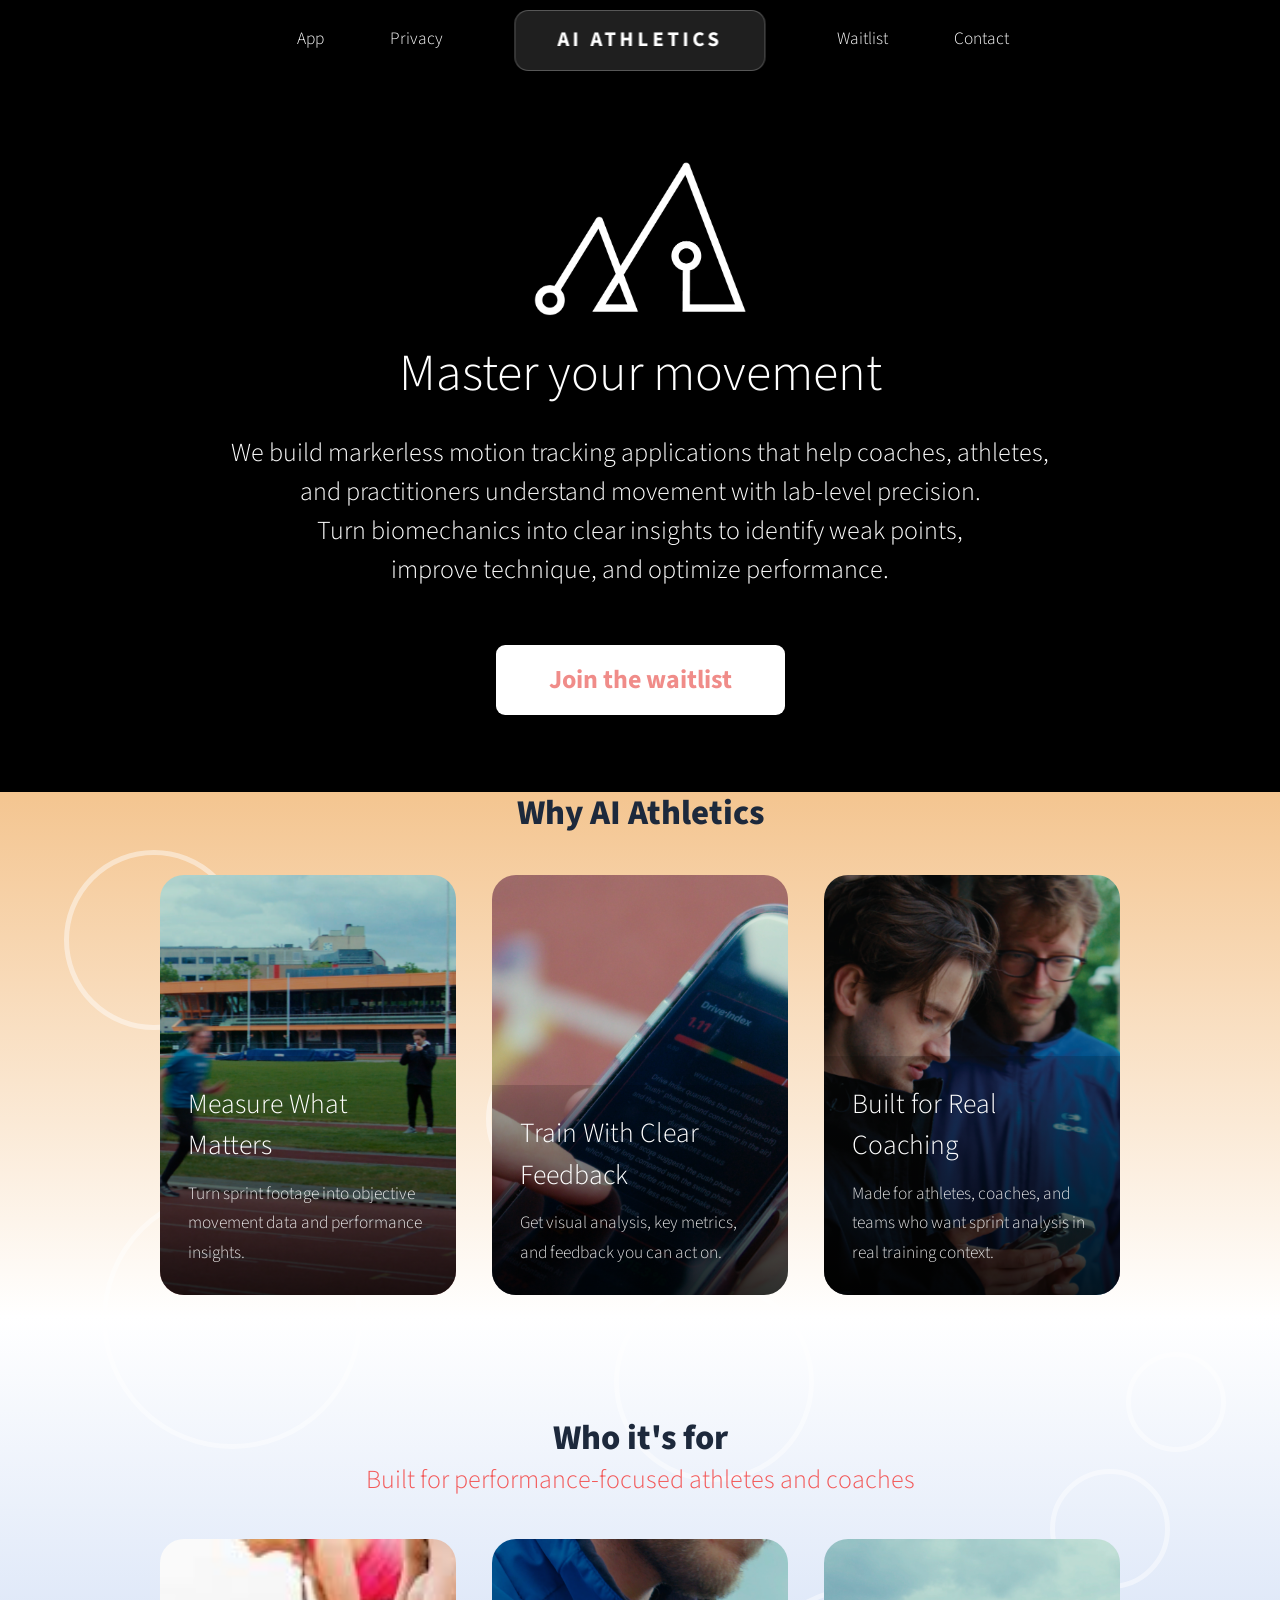
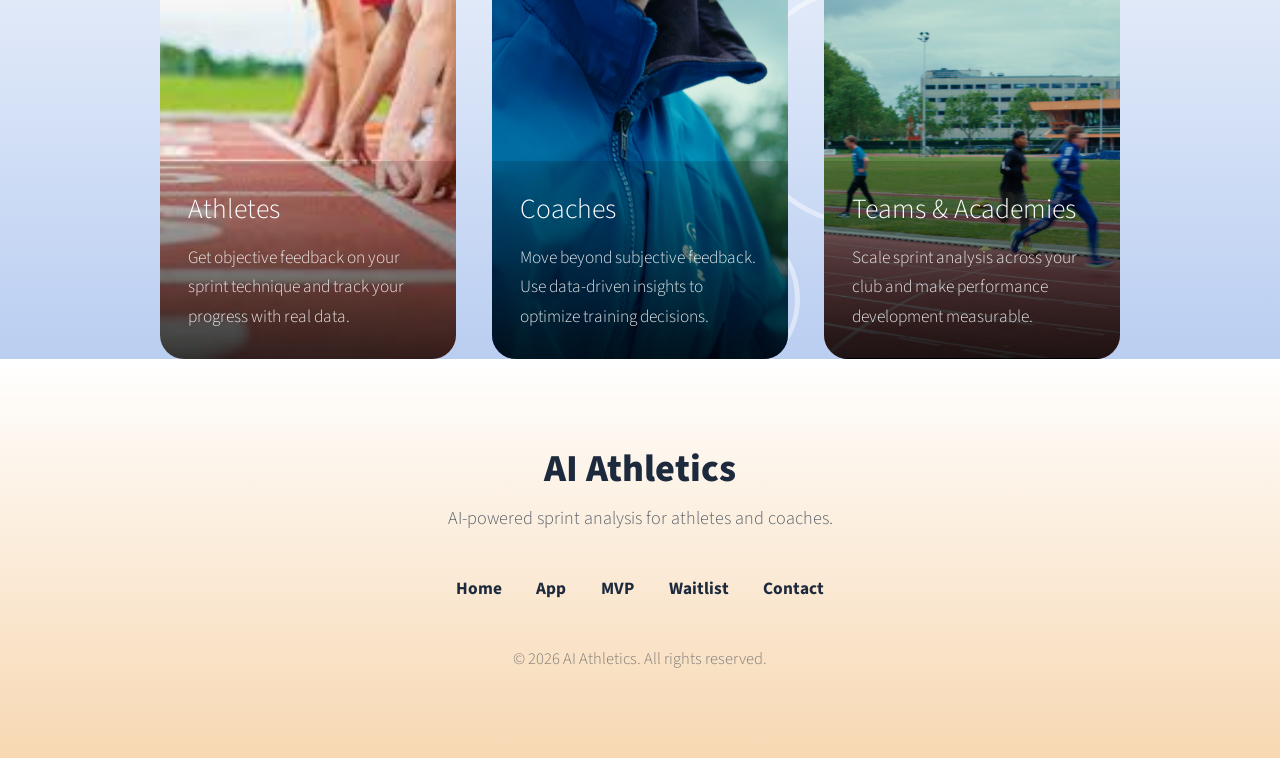
<file: index.html>
<!DOCTYPE HTML>
<!--
	Telephasic by HTML5 UP
	html5up.net | @ajlkn
	Free for personal and commercial use under the CCA 3.0 license (html5up.net/license)
-->
<html lang="en">
	<head>
		<title>Telephasic by HTML5 UP</title>
		<meta charset="utf-8" />
		<meta name="viewport" content="width=device-width, initial-scale=1" />
		<link rel="stylesheet" href="assets/css/main.css" />
	</head>

	<!-- Scripts -->
	<script src="assets/js/jquery.min.js"></script>
	<script src="assets/js/jquery.dropotron.min.js"></script>
	<script src="assets/js/browser.min.js"></script>
	<script src="assets/js/breakpoints.min.js"></script>
	<script src="assets/js/util.js"></script>
	<script src="assets/js/main.js"></script>

	<script>
		window.addEventListener("scroll", function () {
			const nav = document.getElementById("nav");

			if (window.scrollY > 80) {
				nav.classList.add("scrolled");
			} else {
				nav.classList.remove("scrolled");
			}
		});
	</script>

	<body class="homepage is-preload">
		<div id="page-wrapper">
			<!-- Header -->
				<div id="header-wrapper">
					<div id="header" class="container">

						<!-- Logo -->
							<h1 id="logo"><a href="index.html">AI Athletics</a></h1>

						<!-- Nav -->
							<nav id="nav">
								<ul>
									<li><a href="app.html">App</a></li>
									<li><a href="privacy.html">Privacy</a></li>
									<li class="break"><a href="waitlist.html">Waitlist</a></li>
									<li><a href="contact.html">Contact</a></li>
								</ul>
							</nav>

					</div>

					<!-- Hero -->
					<section id="hero" class="header-wrapper">

						<!-- VIDEO -->
						<video autoplay muted loop playsinline id="hero-video">
							<source src="videos/hero.mp4" type="video/mp4">
						</video>

						<!-- DARK OVERLAY -->
						<div class="hero-overlay"></div>

						<!-- CONTENT -->
						<div class="hero-content">

							<img src="images/logo.png" alt="AI Athletics logo" class="hero-logo">

								<header>
									<h2>Master your movement</h2>
								</header>

								<p>
									We build markerless motion tracking applications that help coaches, athletes,
									<br />
									and practitioners understand movement with lab-level precision.
									<br />
									Turn biomechanics into clear insights to identify weak points, 
									<br />
									improve technique, and optimize performance.
								</p>

								<ul class="actions">
									<li><a href="#" class="button">Join the waitlist</a></li>
								</ul>

							</div>

						</section>

									</div>

			<!-- Why AI Athletics -->
			<div class="wrapper">
				<!-- Background circles -->
				<div class="bg-circles">

					<span class="bg-circle circle-1"></span>
					<span class="bg-circle circle-2"></span>
					<span class="bg-circle circle-3"></span>
					<span class="bg-circle circle-4"></span>
					<span class="bg-circle circle-5"></span>
					<span class="bg-circle circle-6"></span>
					<span class="bg-circle circle-7"></span>
					<span class="bg-circle circle-8"></span>
					<span class="bg-circle circle-9"></span>
					<span class="bg-circle circle-10"></span>
				</div>
				<div class="container">

					<header class="major">
						<h2>Why AI Athletics</h2>
					</header>

					<div class="grid-3">

						<div class="image-card card-1">
							<div class="card-overlay">
								<h3>Measure What Matters</h3>
								<p>
									Turn sprint footage into objective movement data and performance insights.
								</p>
							</div>
						</div>

						<div class="image-card card-2">
							<div class="card-overlay">
								<h3>Train With Clear Feedback</h3>
								<p>
									Get visual analysis, key metrics, and feedback you can act on.
								</p>
							</div>
						</div>

						<div class="image-card card-3">
							<div class="card-overlay">
								<h3>Built for Real Coaching</h3>
								<p>
									Made for athletes, coaches, and teams who want sprint analysis in real training context.
								</p>
							</div>
						</div>

					</div>

				</div>

			<!-- Who it's for -->
			<section class="container audience-section">

					<header class="major">
						<h2>Who it's for</h2>
						<p>Built for performance-focused athletes and coaches</p>
					</header>

					<div class="grid-3">

						<div class="image-card audience-1">
							<div class="card-overlay">
								<h3>Athletes</h3>
								<p>
									Get objective feedback on your sprint technique and track your progress with real data.
								</p>
							</div>
						</div>

						<div class="image-card audience-2">
							<div class="card-overlay">
								<h3>Coaches</h3>
								<p>
									Move beyond subjective feedback. Use data-driven insights to optimize training decisions.
								</p>
							</div>
						</div>

						<div class="image-card audience-3">
							<div class="card-overlay">
								<h3>Teams & Academies</h3>
								<p>
									Scale sprint analysis across your club and make performance development measurable.
								</p>
							</div>
						</div>

					</div>

				</section>
			</div>


			<!-- Footer -->
				<div id="footer-wrapper">

					<footer id="footer" class="container">

						<div class="footer-brand">

							<h2>AI Athletics</h2>

							<p>
								AI-powered sprint analysis for athletes and coaches.
							</p>

						</div>

						<div class="footer-links">

							<a href="index.html">Home</a>
							<a href="app.html">App</a>
							<a href="mvp.html">MVP</a>
							<a href="waitlist.html">Waitlist</a>
							<a href="contact.html">Contact</a>

						</div>

						<div class="footer-bottom">

							<p>
								© 2026 AI Athletics. All rights reserved.
							</p>

						</div>

					</footer>

				</div>	
			</div>
	</body>
</html>
</file>
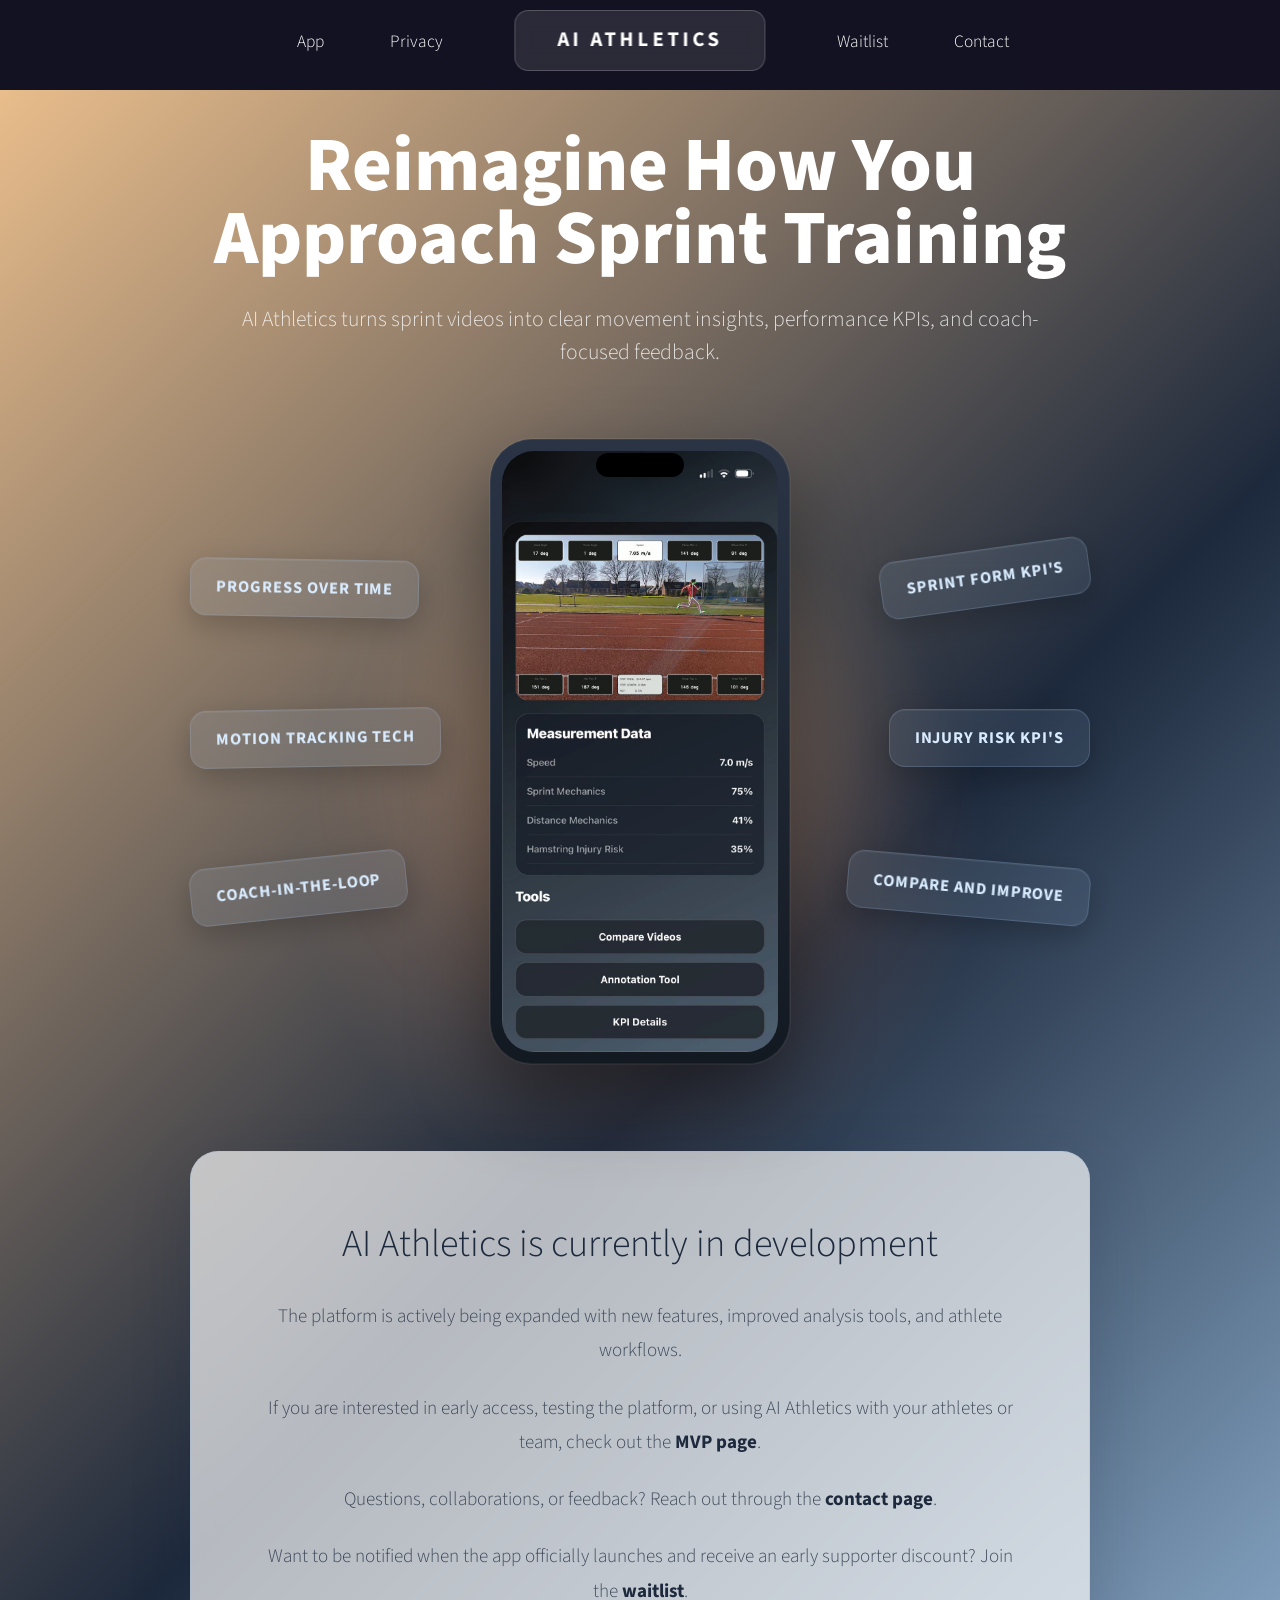
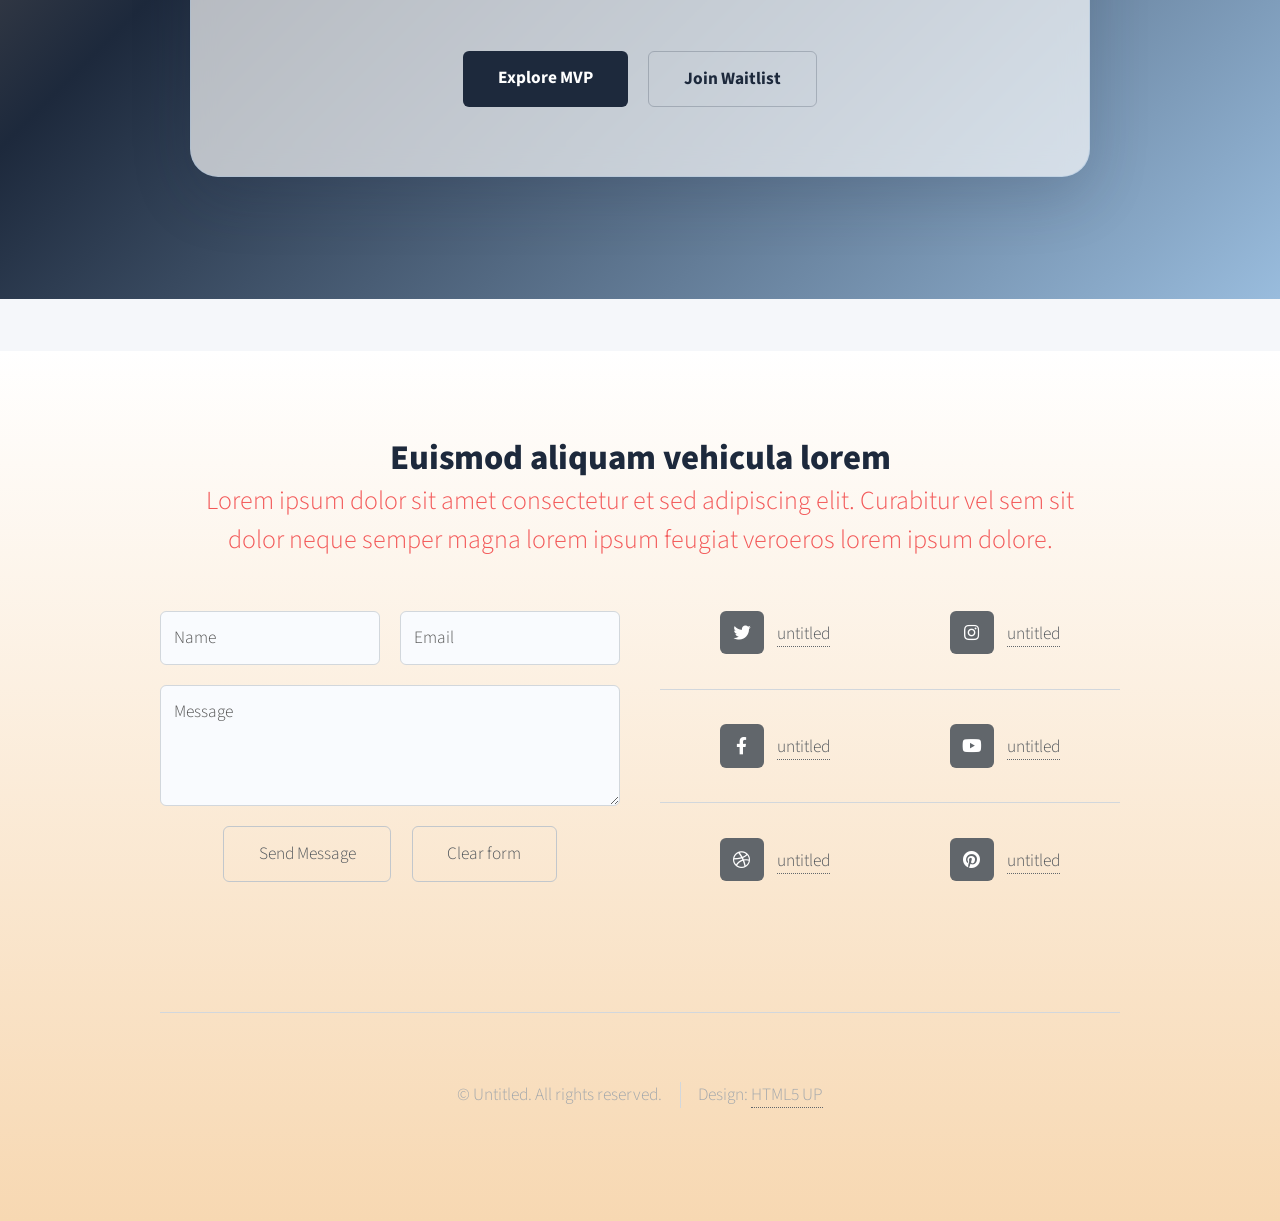
<file: app.html>
<!DOCTYPE HTML>
<!--
	Telephasic by HTML5 UP
	html5up.net | @ajlkn
	Free for personal and commercial use under the CCA 3.0 license (html5up.net/license)
-->
<html>
	<head>
		<title>Telephasic by HTML5 UP</title>
		<meta charset="utf-8" />
		<meta name="viewport" content="width=device-width, initial-scale=1, user-scalable=no" />
		<link rel="stylesheet" href="assets/css/main.css" />
	</head>
	<body class="left-sidebar is-preload">
		<div id="page-wrapper">

			<!-- Header -->
				<div id="header-wrapper">
					<div id="header" class="container">

						<!-- Logo -->
							<h1 id="logo"><a href="index.html">AI Athletics</a></h1>

						<!-- Nav -->
							<nav id="nav">
								<ul>
									<li><a href="app.html">App</a></li>
									<li><a href="privacy.html">Privacy</a></li>
									<li class="break"><a href="waitlist.html">Waitlist</a></li>
									<li><a href="contact.html">Contact</a></li>
								</ul>
							</nav>

					</div>
				</div>

				<!-- Main -->
				<section class="app-page-hero">

					<div class="app-hero-text">
						<h1>Reimagine How You<br />Approach Sprint Training</h1>
						<p>
							AI Athletics turns sprint videos into clear movement insights,
							performance KPIs, and coach-focused feedback.
						</p>
					</div>

					<div class="app-showcase">

						<div class="feature-pill feature-left feature-1">Progress over time</div>
						<div class="feature-pill feature-left feature-2">Motion tracking tech</div>
						<div class="feature-pill feature-left feature-3">Coach-in-the-loop</div>

						<div class="phone-glow"></div>

						<div class="phone-mockup">
							<img src="images/app-dashboard.png" alt="AI Athletics app dashboard">
						</div>

						<div class="feature-pill feature-right feature-4">Sprint form KPI's</div>
						<div class="feature-pill feature-right feature-5">Injury risk KPI's</div>
						<div class="feature-pill feature-right feature-6">Compare and improve</div>

					</div>
				<div class="app-status-section">

					<div class="app-status-card">

						<h2>AI Athletics is currently in development</h2>

						<p>
							The platform is actively being expanded with new features,
							improved analysis tools, and athlete workflows.
						</p>

						<p>
							If you are interested in early access, testing the platform,
							or using AI Athletics with your athletes or team,
							check out the <a href="mvp.html">MVP page</a>.
						</p>

						<p>
							Questions, collaborations, or feedback?
							Reach out through the <a href="contact.html">contact page</a>.
						</p>

						<p>
							Want to be notified when the app officially launches
							and receive an early supporter discount?
							Join the <a href="waitlist.html">waitlist</a>.
						</p>

						<div class="status-buttons">
							<a href="mvp.html" class="button">Explore MVP</a>
							<a href="waitlist.html" class="button secondary">Join Waitlist</a>
						</div>

					</div>

				</div>

				</section>
					

			<!-- Footer -->
				<div id="footer-wrapper">
					<div id="footer" class="container">
						<header class="major">
							<h2>Euismod aliquam vehicula lorem</h2>
							<p>Lorem ipsum dolor sit amet consectetur et sed adipiscing elit. Curabitur vel sem sit<br />
							dolor neque semper magna lorem ipsum feugiat veroeros lorem ipsum dolore.</p>
						</header>
						<div class="row">
							<section class="col-6 col-12-narrower">
								<form method="post" action="#">
									<div class="row gtr-50">
										<div class="col-6 col-12-mobile">
											<input name="name" placeholder="Name" type="text" />
										</div>
										<div class="col-6 col-12-mobile">
											<input name="email" placeholder="Email" type="text" />
										</div>
										<div class="col-12">
											<textarea name="message" placeholder="Message"></textarea>
										</div>
										<div class="col-12">
											<ul class="actions">
												<li><input type="submit" value="Send Message" /></li>
												<li><input type="reset" value="Clear form" /></li>
											</ul>
										</div>
									</div>
								</form>
							</section>
							<section class="col-6 col-12-narrower">
								<div class="row gtr-0">
									<ul class="divided icons col-6 col-12-mobile">
										<li class="icon brands fa-twitter"><a href="#"><span class="extra">twitter.com/</span>untitled</a></li>
										<li class="icon brands fa-facebook-f"><a href="#"><span class="extra">facebook.com/</span>untitled</a></li>
										<li class="icon brands fa-dribbble"><a href="#"><span class="extra">dribbble.com/</span>untitled</a></li>
									</ul>
									<ul class="divided icons col-6 col-12-mobile">
										<li class="icon brands fa-instagram"><a href="#"><span class="extra">instagram.com/</span>untitled</a></li>
										<li class="icon brands fa-youtube"><a href="#"><span class="extra">youtube.com/</span>untitled</a></li>
										<li class="icon brands fa-pinterest"><a href="#"><span class="extra">pinterest.com/</span>untitled</a></li>
									</ul>
								</div>
							</section>
						</div>
					</div>
					<div id="copyright" class="container">
						<ul class="menu">
							<li>&copy; Untitled. All rights reserved.</li><li>Design: <a href="http://html5up.net">HTML5 UP</a></li>
						</ul>
					</div>
				</div>

		</div>

		<!-- Scripts -->
			<script src="assets/js/jquery.min.js"></script>
			<script src="assets/js/jquery.dropotron.min.js"></script>
			<script src="assets/js/browser.min.js"></script>
			<script src="assets/js/breakpoints.min.js"></script>
			<script src="assets/js/util.js"></script>
			<script src="assets/js/main.js"></script>

	</body>


</html>
</file>
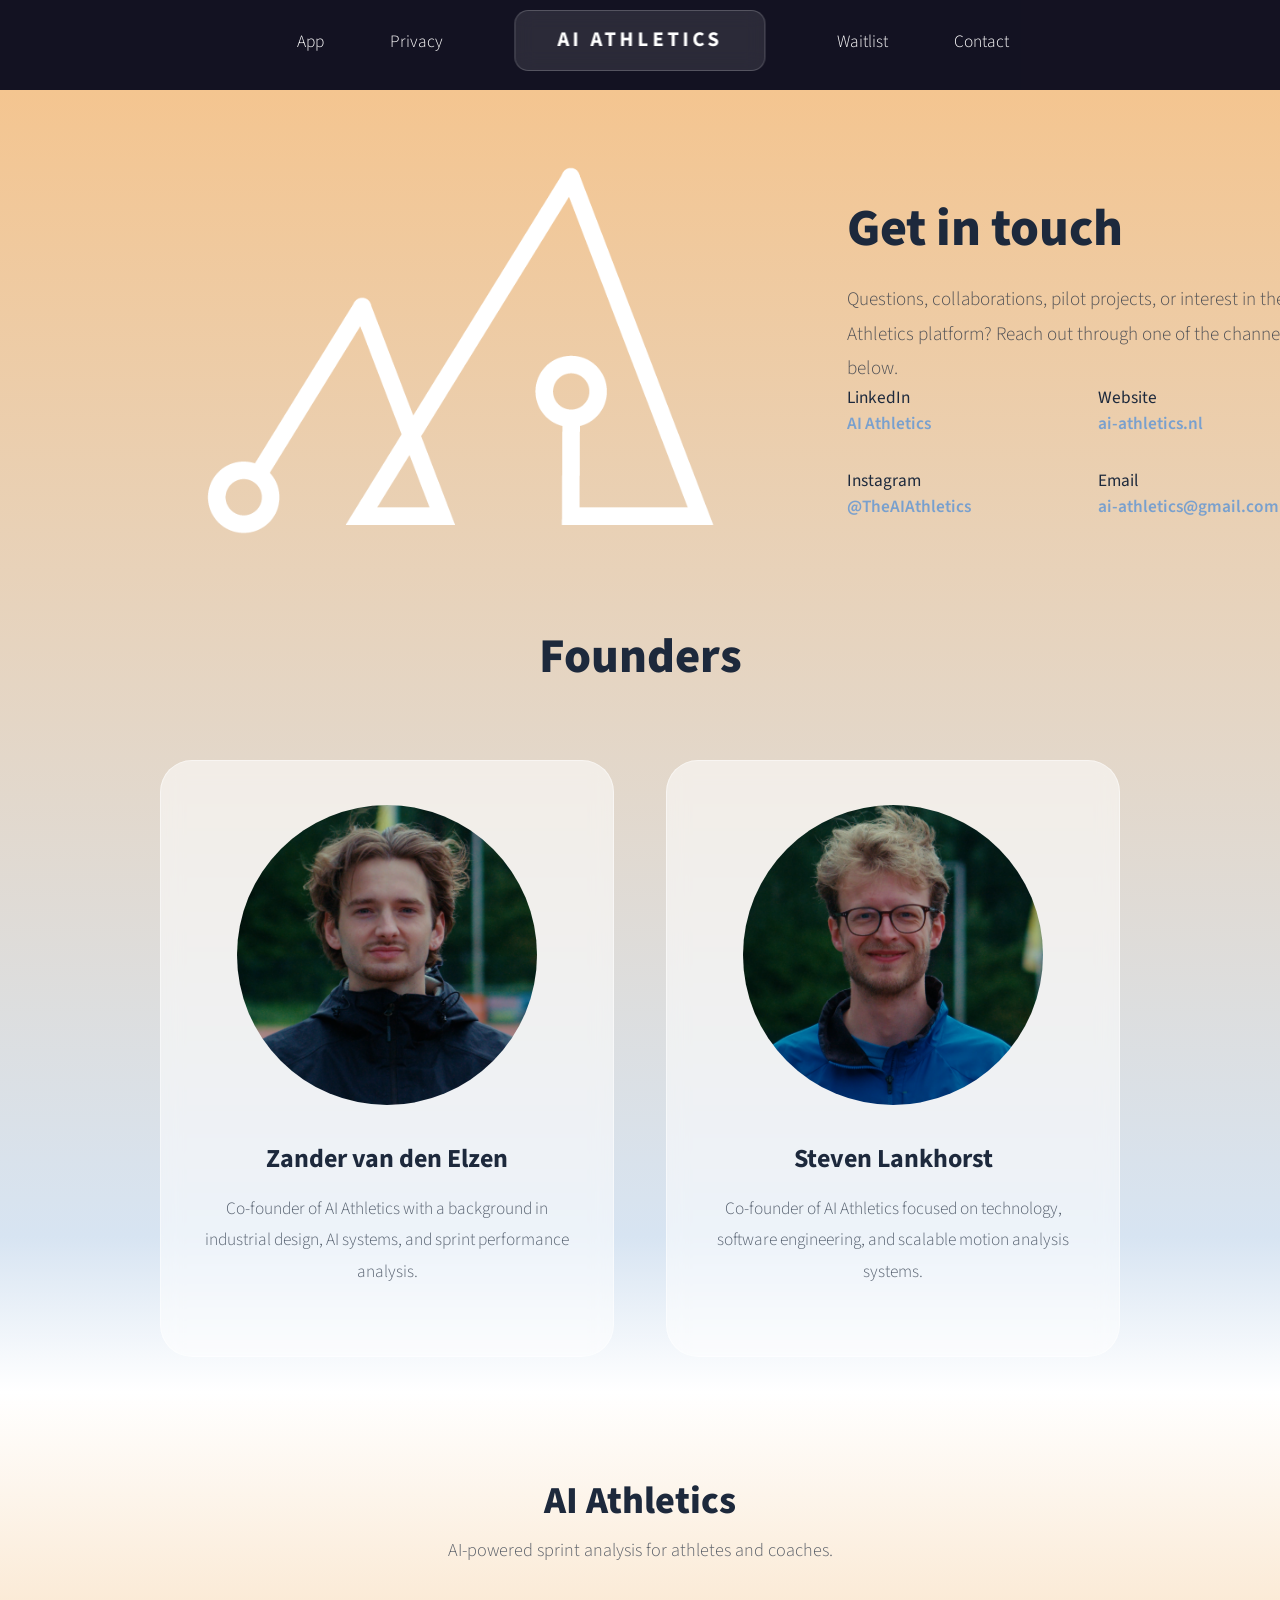
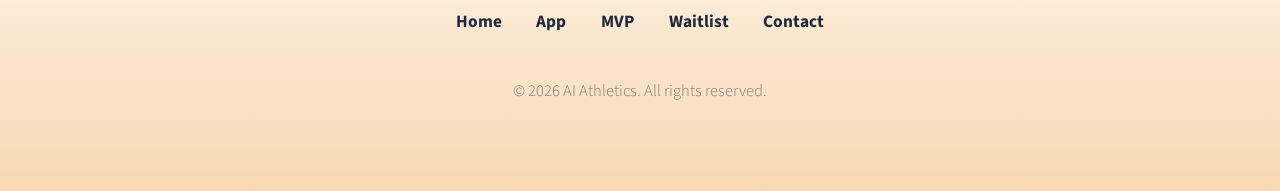
<file: contact.html>
<!DOCTYPE HTML>
<!--
	Telephasic by HTML5 UP
	html5up.net | @ajlkn
	Free for personal and commercial use under the CCA 3.0 license (html5up.net/license)
-->
<html>
	<head>
		<title>Telephasic by HTML5 UP</title>
		<meta charset="utf-8" />
		<meta name="viewport" content="width=device-width, initial-scale=1, user-scalable=no" />
		<link rel="stylesheet" href="assets/css/main.css" />
	</head>
	<body class="contact-page is-preload">
		<div id="page-wrapper">

			<!-- Header -->
				<div id="header-wrapper">
					<div id="header" class="container">

						<!-- Logo -->
							<h1 id="logo"><a href="index.html">AI Athletics</a></h1>

						<!-- Nav -->
							<nav id="nav">
								<ul>
									<li><a href="app.html">App</a></li>
									<li><a href="privacy.html">Privacy</a></li>
									<li class="break"><a href="waitlist.html">Waitlist</a></li>
									<li><a href="contact.html">Contact</a></li>
								</ul>
							</nav>

					</div>
				</div>

				<!-- Main -->
				<div class="wrapper">

					<div class="container">

						<!-- CONTACT HERO -->
						<section class="contact-hero">

							<div class="contact-hero-left">

								<img
									src="images/logo.png"
									alt="AI Athletics Logo"
									class="contact-logo"
								/>

							</div>

							<div class="contact-hero-right">

								<h2>Get in touch</h2>

								<p>
									Questions, collaborations, pilot projects,
									or interest in the AI Athletics platform?
									Reach out through one of the channels below.
								</p>

								<div class="contact-links">

									<div>
										<strong>LinkedIn</strong><br />
										<a href="https://www.linkedin.com/company/ai-athletics" target="_blank">
											AI Athletics
										</a>
									</div>

									<div>
										<strong>Website</strong><br />
										<a href="https://ai-athletics.nl" target="_blank">
											ai-athletics.nl
										</a>
									</div>

									<div>
										<strong>Instagram</strong><br />
										<a href="https://instagram.com/TheAIAthletics" target="_blank">
											@TheAIAthletics
										</a>
									</div>

									<div>
										<strong>Email</strong><br />
										<a href="mailto:ai-athletics@gmail.com">
											ai-athletics@gmail.com
										</a>
									</div>									

								</div>

							</div>

						</section>

						<!-- FOUNDERS -->
						<section class="founders-section">

							<h2>Founders</h2>

							<div class="founders-grid">

								<div class="founder-card">

									<img
										src="images/zander.png"
										alt="Zander van den Elzen"
									/>

									<h3>Zander van den Elzen</h3>

									<p>
										Co-founder of AI Athletics with a background in
										industrial design, AI systems, and sprint performance analysis.
									</p>

								</div>

								<div class="founder-card">

									<img
										src="images/steven.png"
										alt="Steven Lankhorst"
									/>

									<h3>Steven Lankhorst</h3>

									<p>
										Co-founder of AI Athletics focused on technology,
										software engineering, and scalable motion analysis systems.
									</p>

								</div>

							</div>

						</section>

					</div>

				</div>

			<!-- Footer -->
				<div id="footer-wrapper">

					<footer id="footer" class="container">

						<div class="footer-brand">

							<h2>AI Athletics</h2>

							<p>
								AI-powered sprint analysis for athletes and coaches.
							</p>

						</div>

						<div class="footer-links">

							<a href="index.html">Home</a>
							<a href="app.html">App</a>
							<a href="mvp.html">MVP</a>
							<a href="waitlist.html">Waitlist</a>
							<a href="contact.html">Contact</a>

						</div>

						<div class="footer-bottom">

							<p>
								© 2026 AI Athletics. All rights reserved.
							</p>

						</div>

					</footer>

				</div>
</file>
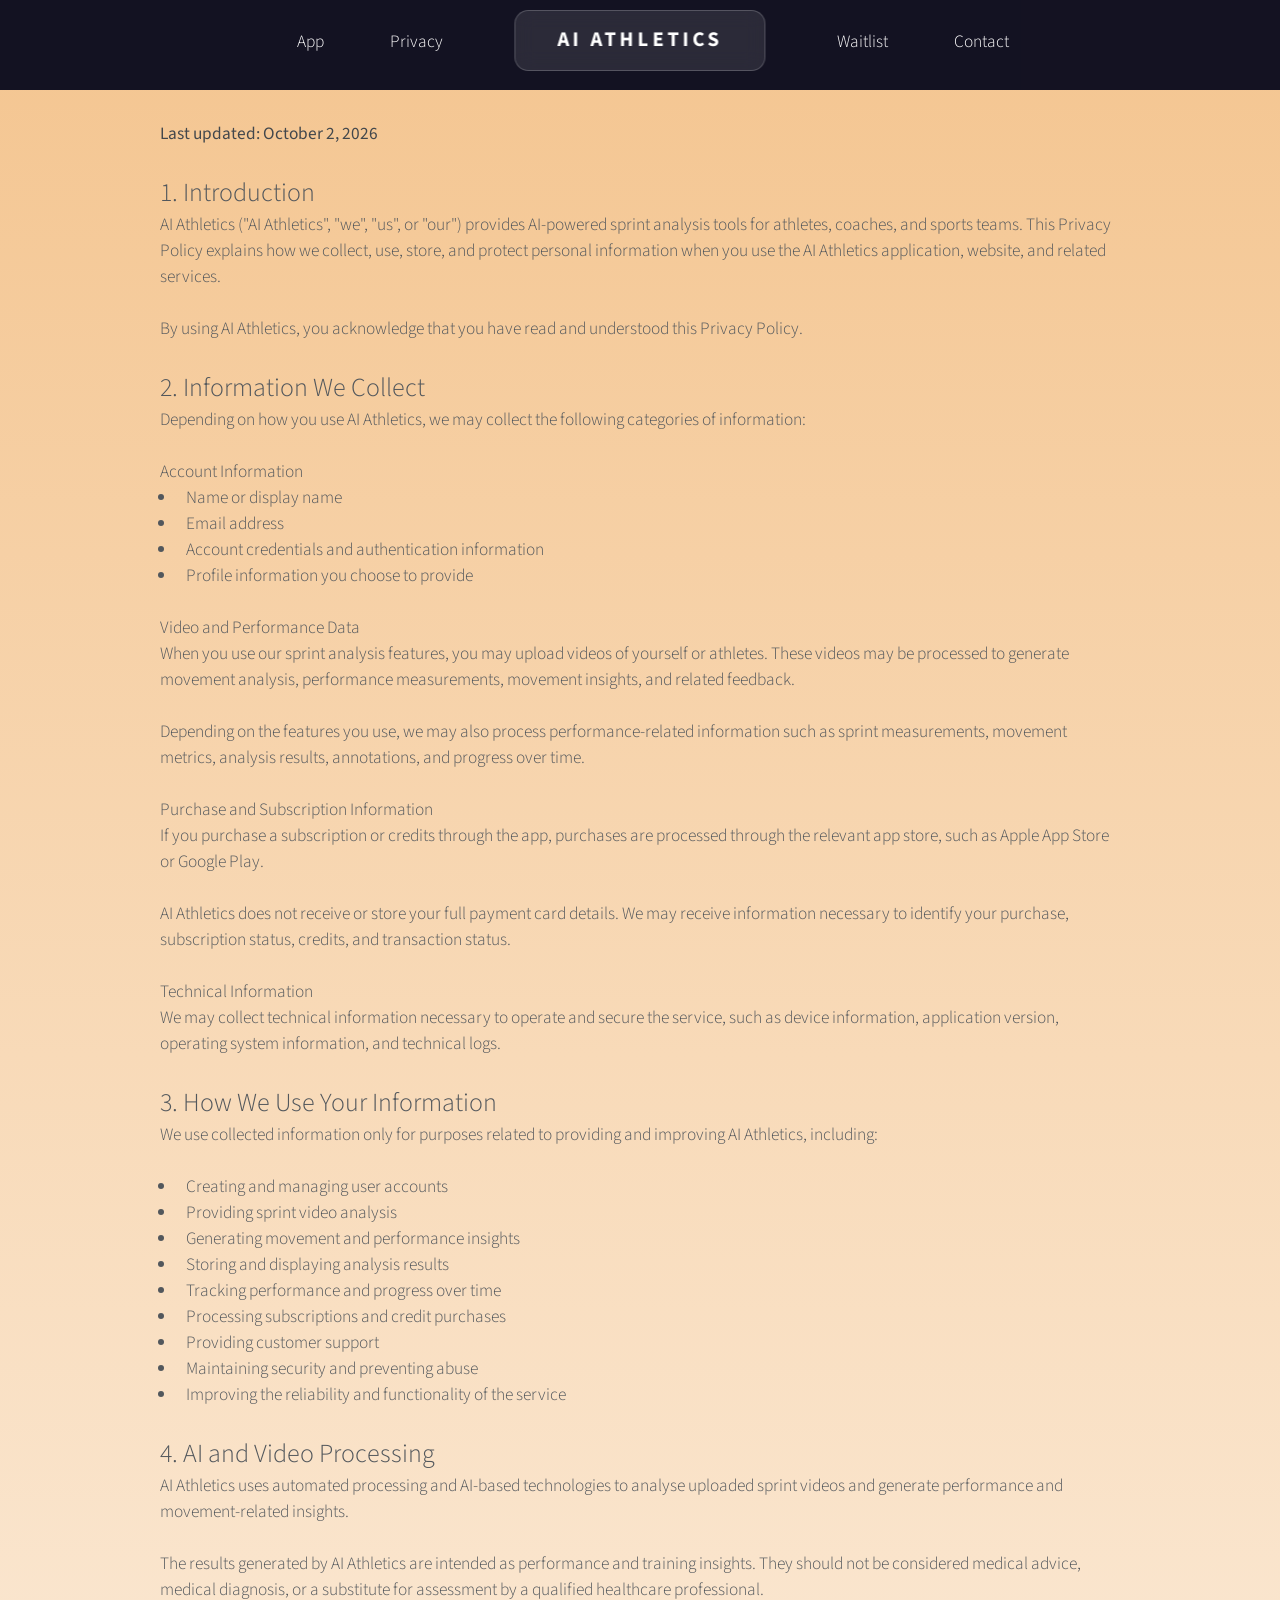
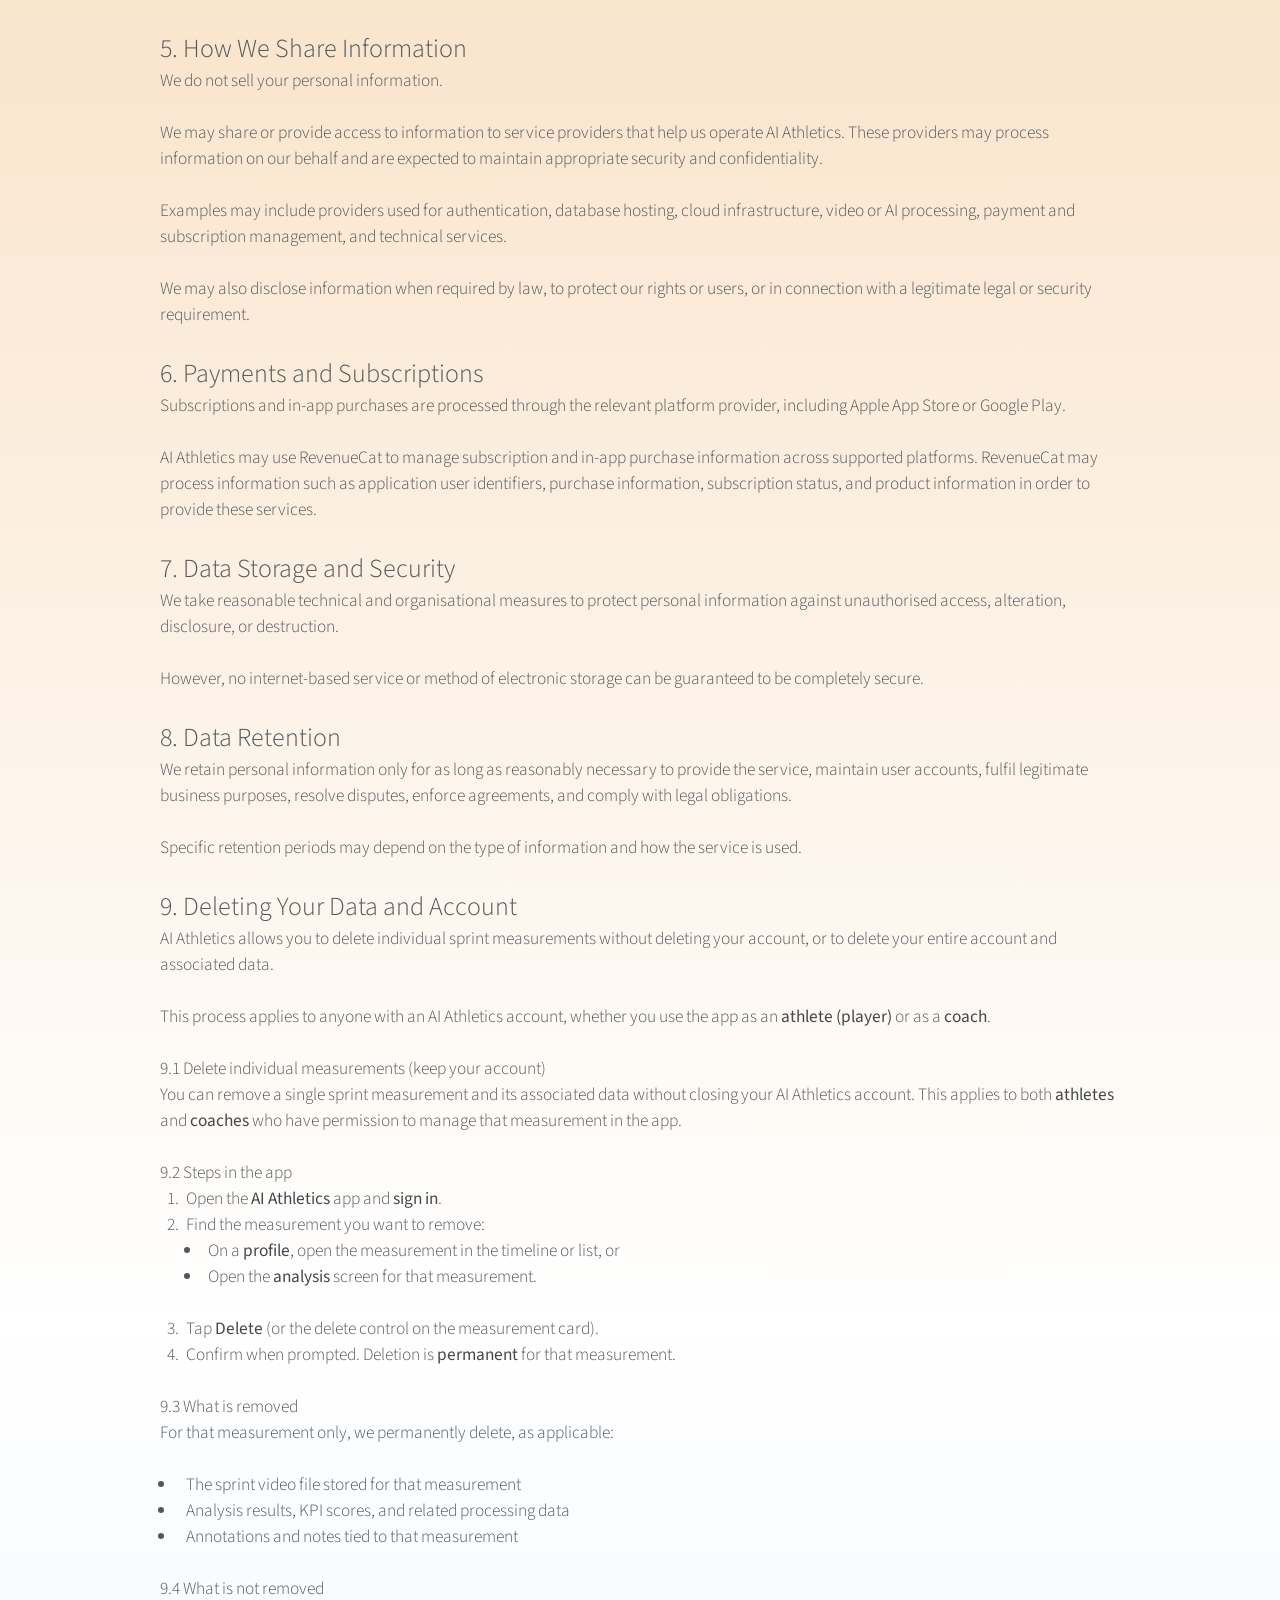
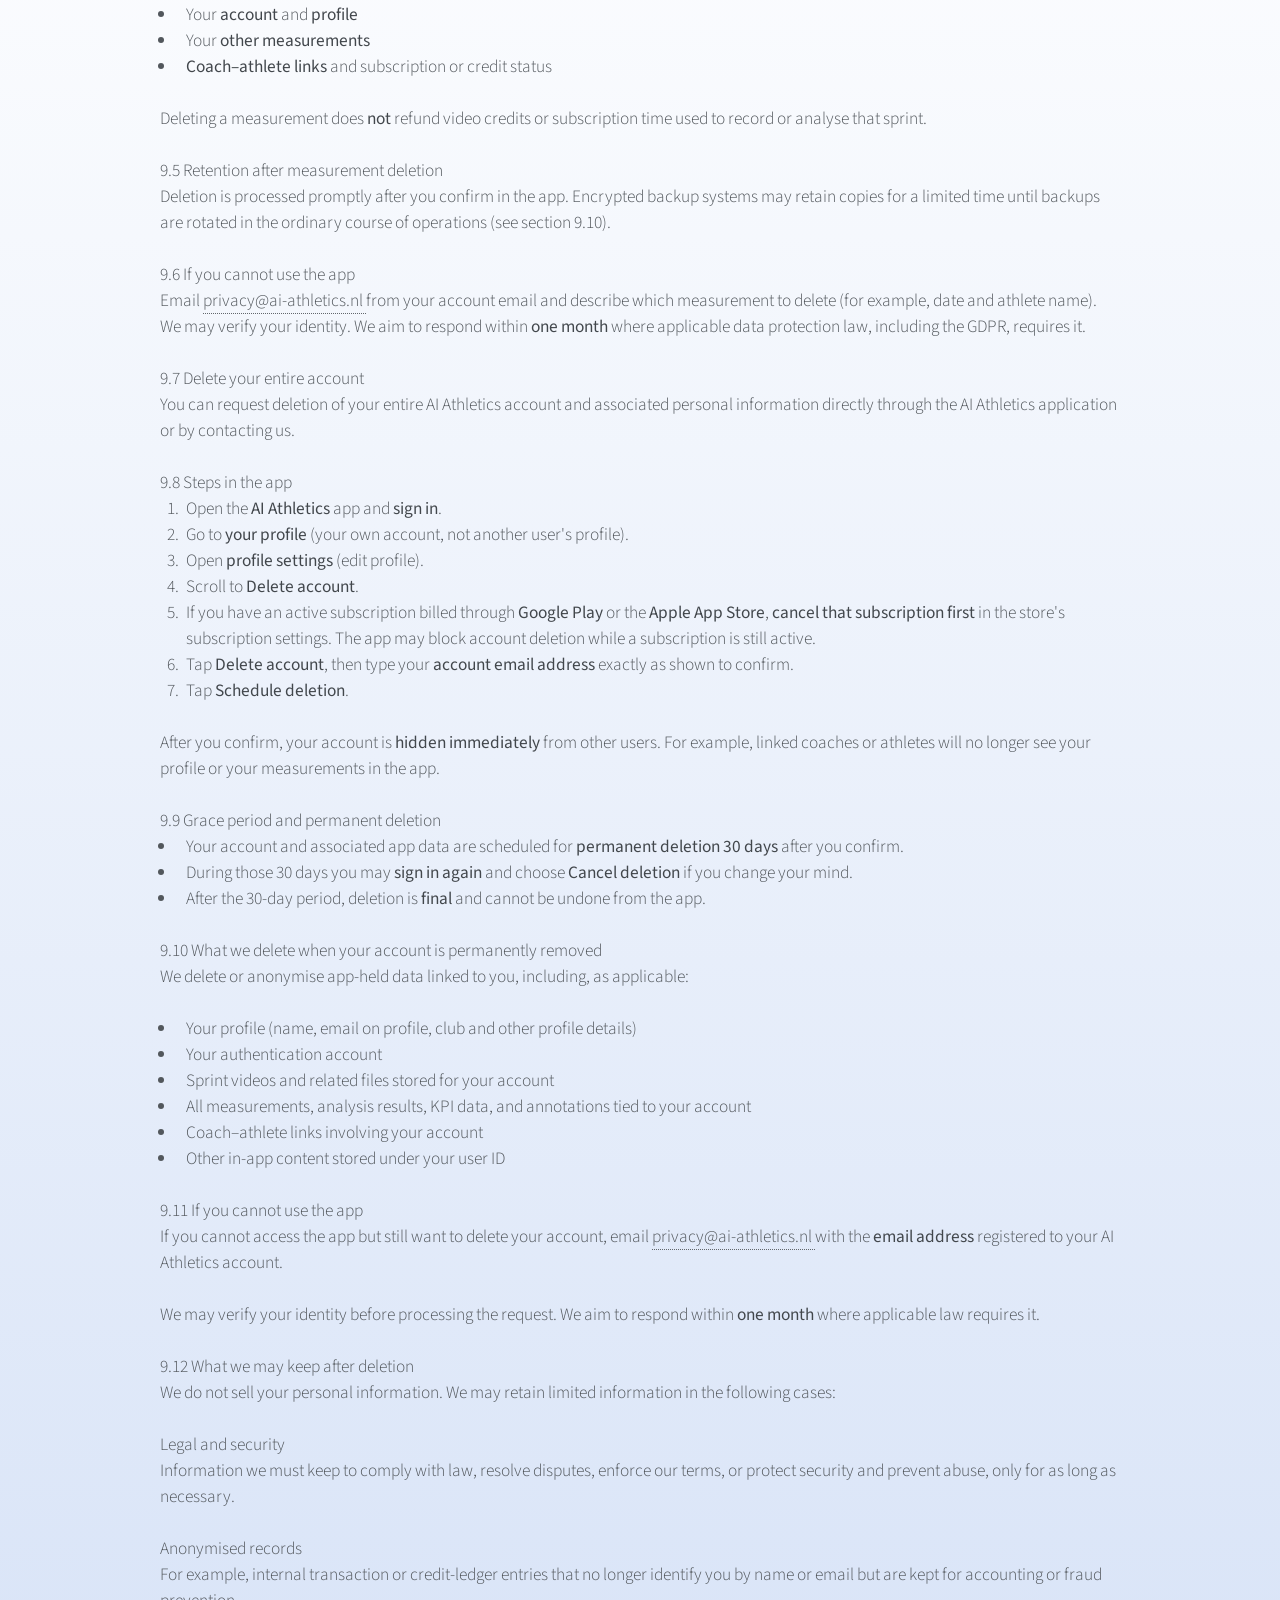
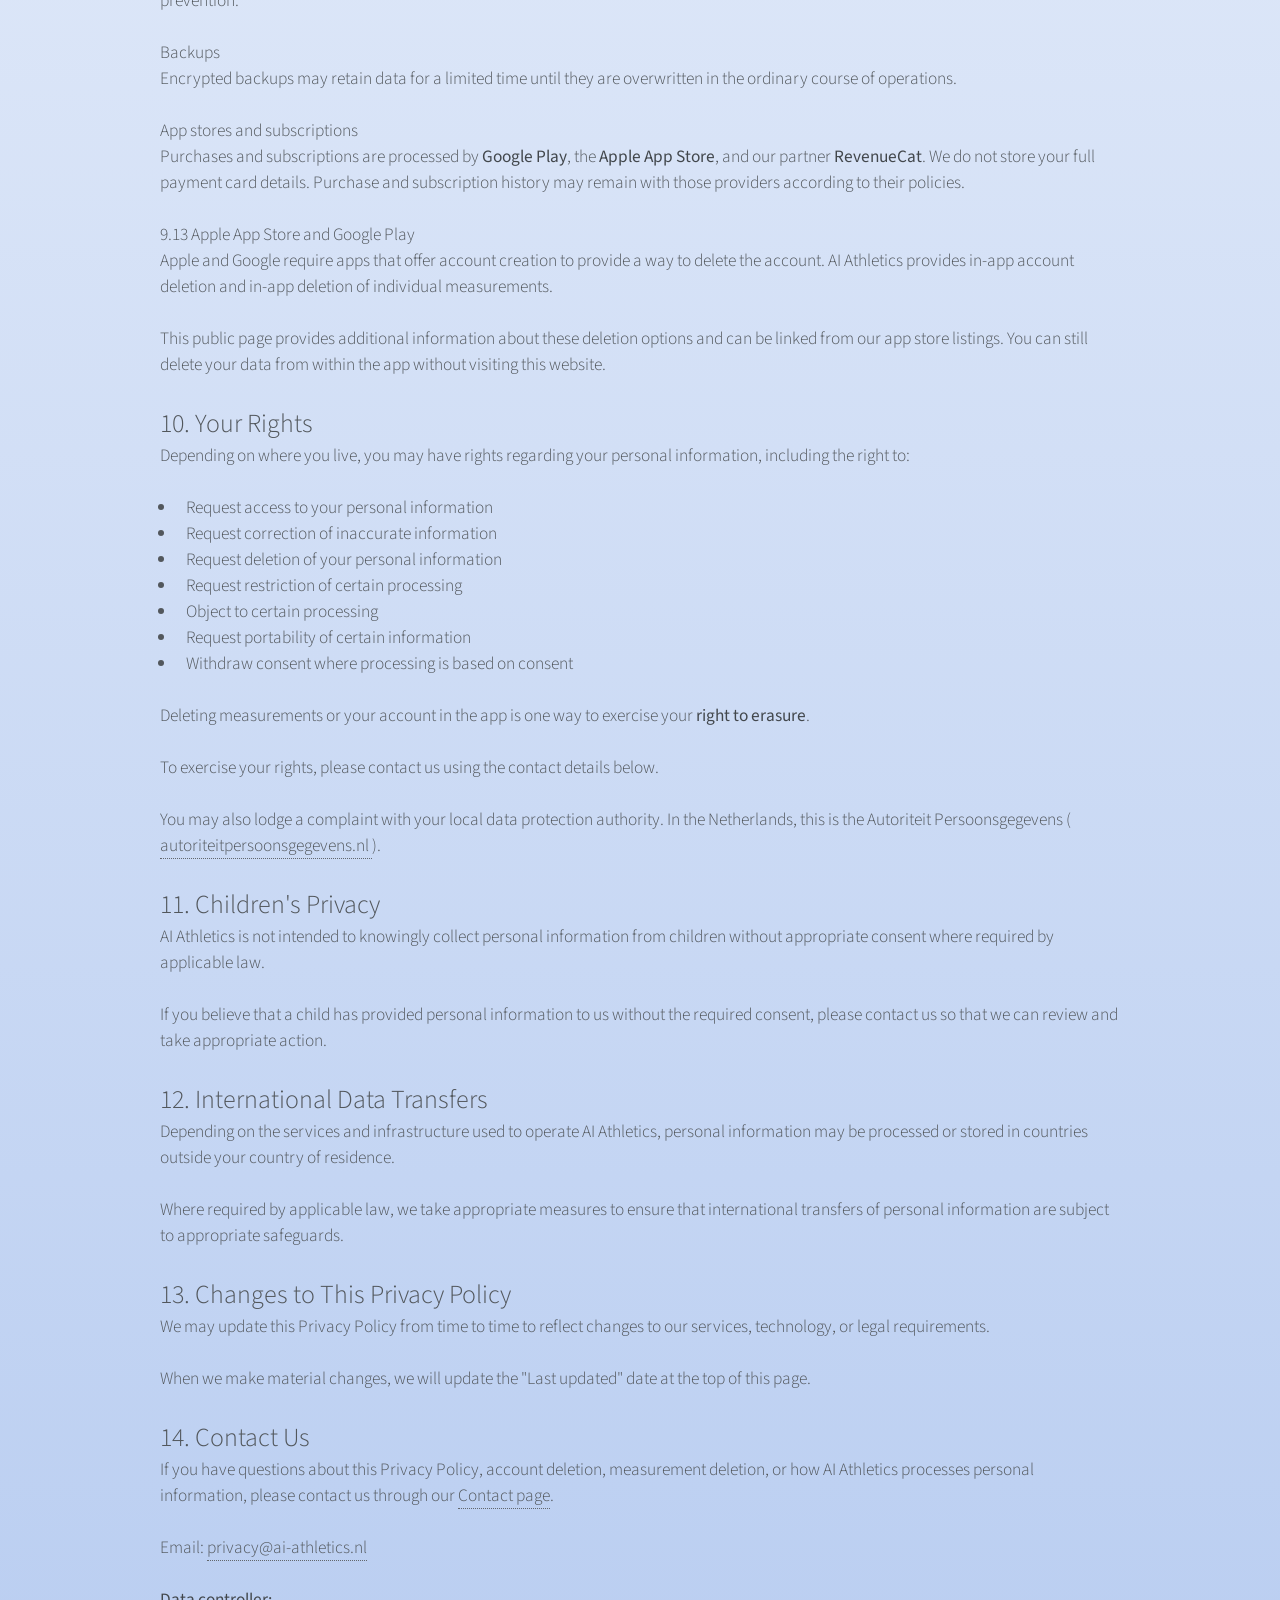
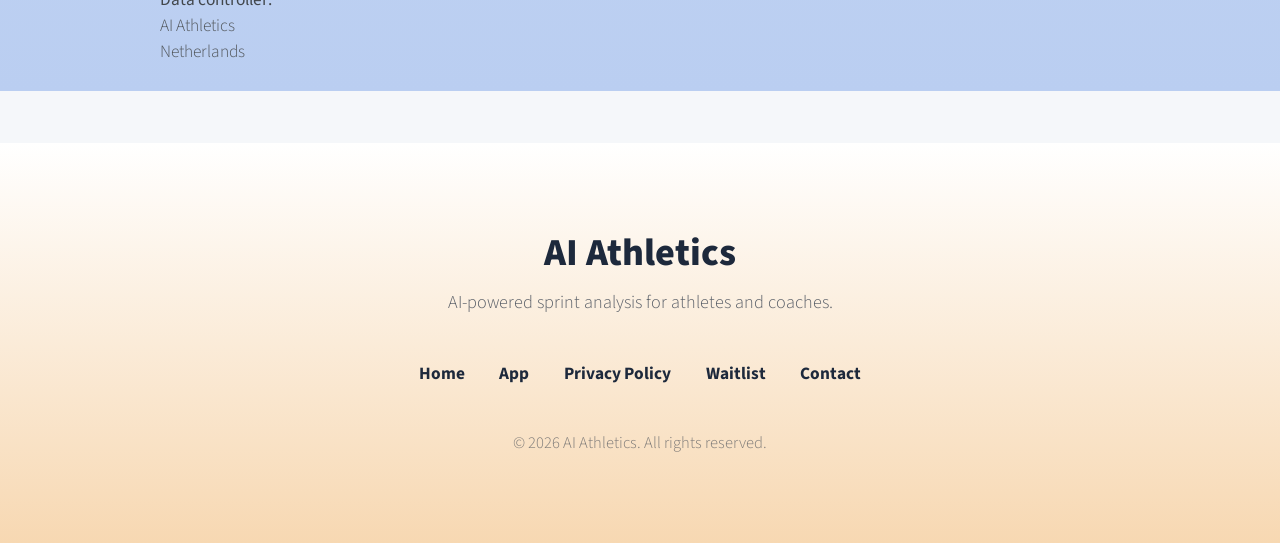
<file: privacy.html>
<!DOCTYPE HTML>

<html lang="en">
	<head>
		<title>Privacy Policy | AI Athletics</title>
		<meta charset="utf-8" />
		<meta name="viewport" content="width=device-width, initial-scale=1" />
		<meta
			name="description"
			content="AI Athletics Privacy Policy and instructions for deleting your account, individual sprint measurements, and associated data."
		/>
		<link rel="stylesheet" href="assets/css/main.css" />
	</head>

<body class="left-sidebar is-preload">

	<div id="page-wrapper">

		<!-- Header -->
		<div id="header-wrapper">
			<div id="header" class="container">

				<!-- Logo -->
				<h1 id="logo">
					<a href="index.html">AI Athletics</a>
				</h1>

				<!-- Nav -->
				<nav id="nav">
					<ul>
						<li><a href="app.html">App</a></li>
						<li><a href="privacy.html">Privacy</a></li>
						<li class="break"><a href="waitlist.html">Waitlist</a></li>
						<li><a href="contact.html">Contact</a></li>
					</ul>
				</nav>

			</div>
		</div>


		<!-- Main -->
		<section class="wrapper">

			<div class="container">

				<header class="major">
					<h2>Privacy Policy</h2>
					<p>
						How AI Athletics collects, uses, stores, and protects your information.
					</p>
				</header>


				<div class="privacy-content">

					<p>
						<strong>Last updated: October 2, 2026</strong>
					</p>


					<h3>1. Introduction</h3>

					<p>
						AI Athletics ("AI Athletics", "we", "us", or "our") provides
						AI-powered sprint analysis tools for athletes, coaches, and
						sports teams. This Privacy Policy explains how we collect,
						use, store, and protect personal information when you use
						the AI Athletics application, website, and related services.
					</p>

					<p>
						By using AI Athletics, you acknowledge that you have read
						and understood this Privacy Policy.
					</p>


					<h3>2. Information We Collect</h3>

					<p>
						Depending on how you use AI Athletics, we may collect the
						following categories of information:
					</p>

					<h4>Account Information</h4>

					<ul>
						<li>Name or display name</li>
						<li>Email address</li>
						<li>Account credentials and authentication information</li>
						<li>Profile information you choose to provide</li>
					</ul>

					<h4>Video and Performance Data</h4>

					<p>
						When you use our sprint analysis features, you may upload
						videos of yourself or athletes. These videos may be processed
						to generate movement analysis, performance measurements,
						movement insights, and related feedback.
					</p>

					<p>
						Depending on the features you use, we may also process
						performance-related information such as sprint measurements,
						movement metrics, analysis results, annotations, and progress
						over time.
					</p>

					<h4>Purchase and Subscription Information</h4>

					<p>
						If you purchase a subscription or credits through the app,
						purchases are processed through the relevant app store,
						such as Apple App Store or Google Play.
					</p>

					<p>
						AI Athletics does not receive or store your full payment
						card details. We may receive information necessary to
						identify your purchase, subscription status, credits,
						and transaction status.
					</p>

					<h4>Technical Information</h4>

					<p>
						We may collect technical information necessary to operate
						and secure the service, such as device information,
						application version, operating system information,
						and technical logs.
					</p>


					<h3>3. How We Use Your Information</h3>

					<p>
						We use collected information only for purposes related to
						providing and improving AI Athletics, including:
					</p>

					<ul>
						<li>Creating and managing user accounts</li>
						<li>Providing sprint video analysis</li>
						<li>Generating movement and performance insights</li>
						<li>Storing and displaying analysis results</li>
						<li>Tracking performance and progress over time</li>
						<li>Processing subscriptions and credit purchases</li>
						<li>Providing customer support</li>
						<li>Maintaining security and preventing abuse</li>
						<li>Improving the reliability and functionality of the service</li>
					</ul>


					<h3>4. AI and Video Processing</h3>

					<p>
						AI Athletics uses automated processing and AI-based technologies
						to analyse uploaded sprint videos and generate performance and
						movement-related insights.
					</p>

					<p>
						The results generated by AI Athletics are intended as
						performance and training insights. They should not be
						considered medical advice, medical diagnosis, or a substitute
						for assessment by a qualified healthcare professional.
					</p>


					<h3>5. How We Share Information</h3>

					<p>
						We do not sell your personal information.
					</p>

					<p>
						We may share or provide access to information to service
						providers that help us operate AI Athletics. These providers
						may process information on our behalf and are expected to
						maintain appropriate security and confidentiality.
					</p>

					<p>
						Examples may include providers used for authentication,
						database hosting, cloud infrastructure, video or AI
						processing, payment and subscription management, and
						technical services.
					</p>

					<p>
						We may also disclose information when required by law,
						to protect our rights or users, or in connection with a
						legitimate legal or security requirement.
					</p>


					<h3>6. Payments and Subscriptions</h3>

					<p>
						Subscriptions and in-app purchases are processed through
						the relevant platform provider, including Apple App Store
						or Google Play.
					</p>

					<p>
						AI Athletics may use RevenueCat to manage subscription
						and in-app purchase information across supported platforms.
						RevenueCat may process information such as application
						user identifiers, purchase information, subscription status,
						and product information in order to provide these services.
					</p>


					<h3>7. Data Storage and Security</h3>

					<p>
						We take reasonable technical and organisational measures
						to protect personal information against unauthorised access,
						alteration, disclosure, or destruction.
					</p>

					<p>
						However, no internet-based service or method of electronic
						storage can be guaranteed to be completely secure.
					</p>


					<h3>8. Data Retention</h3>

					<p>
						We retain personal information only for as long as reasonably
						necessary to provide the service, maintain user accounts,
						fulfil legitimate business purposes, resolve disputes,
						enforce agreements, and comply with legal obligations.
					</p>

					<p>
						Specific retention periods may depend on the type of
						information and how the service is used.
					</p>


					<!-- DATA AND ACCOUNT DELETION -->

					<h3>9. Deleting Your Data and Account</h3>

					<p>
						AI Athletics allows you to delete individual sprint measurements
						without deleting your account, or to delete your entire account
						and associated data.
					</p>

					<p>
						This process applies to anyone with an AI Athletics account,
						whether you use the app as an <strong>athlete (player)</strong>
						or as a <strong>coach</strong>.
					</p>


					<h4>9.1 Delete individual measurements (keep your account)</h4>

					<p>
						You can remove a single sprint measurement and its associated
						data without closing your AI Athletics account. This applies
						to both <strong>athletes</strong> and <strong>coaches</strong>
						who have permission to manage that measurement in the app.
					</p>


					<h4>9.2 Steps in the app</h4>

					<ol>
						<li>
							Open the <strong>AI Athletics</strong> app and
							<strong>sign in</strong>.
						</li>

						<li>
							Find the measurement you want to remove:
							<ul>
								<li>
									On a <strong>profile</strong>, open the measurement
									in the timeline or list, or
								</li>
								<li>
									Open the <strong>analysis</strong> screen for
									that measurement.
								</li>
							</ul>
						</li>

						<li>
							Tap <strong>Delete</strong> (or the delete control on
							the measurement card).
						</li>

						<li>
							Confirm when prompted. Deletion is
							<strong>permanent</strong> for that measurement.
						</li>
					</ol>


					<h4>9.3 What is removed</h4>

					<p>
						For that measurement only, we permanently delete, as applicable:
					</p>

					<ul>
						<li>
							The sprint video file stored for that measurement
						</li>
						<li>
							Analysis results, KPI scores, and related processing data
						</li>
						<li>
							Annotations and notes tied to that measurement
						</li>
					</ul>


					<h4>9.4 What is not removed</h4>

					<ul>
						<li>
							Your <strong>account</strong> and <strong>profile</strong>
						</li>
						<li>
							Your <strong>other measurements</strong>
						</li>
						<li>
							<strong>Coach–athlete links</strong> and subscription or
							credit status
						</li>
					</ul>

					<p>
						Deleting a measurement does <strong>not</strong> refund
						video credits or subscription time used to record or
						analyse that sprint.
					</p>


					<h4>9.5 Retention after measurement deletion</h4>

					<p>
						Deletion is processed promptly after you confirm in the app.
						Encrypted backup systems may retain copies for a limited
						time until backups are rotated in the ordinary course of
						operations (see section 9.10).
					</p>


					<h4>9.6 If you cannot use the app</h4>

					<p>
						Email
						<a href="mailto:privacy@ai-athletics.nl">
							privacy@ai-athletics.nl
						</a>
						from your account email and describe which measurement to
						delete (for example, date and athlete name). We may verify
						your identity. We aim to respond within
						<strong>one month</strong> where applicable data protection
						law, including the GDPR, requires it.
					</p>


					<h4>9.7 Delete your entire account</h4>

					<p>
						You can request deletion of your entire AI Athletics account
						and associated personal information directly through the
						AI Athletics application or by contacting us.
					</p>


					<h4>9.8 Steps in the app</h4>

					<ol>
						<li>
							Open the <strong>AI Athletics</strong> app and
							<strong>sign in</strong>.
						</li>

						<li>
							Go to <strong>your profile</strong> (your own account,
							not another user's profile).
						</li>

						<li>
							Open <strong>profile settings</strong> (edit profile).
						</li>

						<li>
							Scroll to <strong>Delete account</strong>.
						</li>

						<li>
							If you have an active subscription billed through
							<strong>Google Play</strong> or the
							<strong>Apple App Store</strong>,
							<strong>cancel that subscription first</strong> in the
							store's subscription settings. The app may block account
							deletion while a subscription is still active.
						</li>

						<li>
							Tap <strong>Delete account</strong>, then type your
							<strong>account email address</strong> exactly as shown
							to confirm.
						</li>

						<li>
							Tap <strong>Schedule deletion</strong>.
						</li>
					</ol>

					<p>
						After you confirm, your account is
						<strong>hidden immediately</strong> from other users.
						For example, linked coaches or athletes will no longer see
						your profile or your measurements in the app.
					</p>


					<h4>9.9 Grace period and permanent deletion</h4>

					<ul>
						<li>
							Your account and associated app data are scheduled for
							<strong>permanent deletion 30 days</strong> after you
							confirm.
						</li>

						<li>
							During those 30 days you may
							<strong>sign in again</strong> and choose
							<strong>Cancel deletion</strong> if you change your mind.
						</li>

						<li>
							After the 30-day period, deletion is
							<strong>final</strong> and cannot be undone from the app.
						</li>
					</ul>


					<h4>9.10 What we delete when your account is permanently removed</h4>

					<p>
						We delete or anonymise app-held data linked to you,
						including, as applicable:
					</p>

					<ul>
						<li>
							Your profile (name, email on profile, club and other
							profile details)
						</li>

						<li>
							Your authentication account
						</li>

						<li>
							Sprint videos and related files stored for your account
						</li>

						<li>
							All measurements, analysis results, KPI data, and
							annotations tied to your account
						</li>

						<li>
							Coach–athlete links involving your account
						</li>

						<li>
							Other in-app content stored under your user ID
						</li>
					</ul>


					<h4>9.11 If you cannot use the app</h4>

					<p>
						If you cannot access the app but still want to delete your
						account, email
						<a href="mailto:privacy@ai-athletics.nl">
							privacy@ai-athletics.nl
						</a>
						with the <strong>email address</strong> registered to your
						AI Athletics account.
					</p>

					<p>
						We may verify your identity before processing the request.
						We aim to respond within <strong>one month</strong> where
						applicable law requires it.
					</p>


					<h4>9.12 What we may keep after deletion</h4>

					<p>
						We do not sell your personal information. We may retain
						limited information in the following cases:
					</p>


					<h5>Legal and security</h5>

					<p>
						Information we must keep to comply with law, resolve disputes,
						enforce our terms, or protect security and prevent abuse,
						only for as long as necessary.
					</p>


					<h5>Anonymised records</h5>

					<p>
						For example, internal transaction or credit-ledger entries
						that no longer identify you by name or email but are kept
						for accounting or fraud prevention.
					</p>


					<h5>Backups</h5>

					<p>
						Encrypted backups may retain data for a limited time until
						they are overwritten in the ordinary course of operations.
					</p>


					<h5>App stores and subscriptions</h5>

					<p>
						Purchases and subscriptions are processed by
						<strong>Google Play</strong>, the
						<strong>Apple App Store</strong>, and our partner
						<strong>RevenueCat</strong>.
						We do not store your full payment card details.
						Purchase and subscription history may remain with those
						providers according to their policies.
					</p>


					<h4>9.13 Apple App Store and Google Play</h4>

					<p>
						Apple and Google require apps that offer account creation
						to provide a way to delete the account. AI Athletics provides
						in-app account deletion and in-app deletion of individual
						measurements.
					</p>

					<p>
						This public page provides additional information about these
						deletion options and can be linked from our app store listings.
						You can still delete your data from within the app without
						visiting this website.
					</p>


					<h3>10. Your Rights</h3>

					<p>
						Depending on where you live, you may have rights regarding
						your personal information, including the right to:
					</p>

					<ul>
						<li>Request access to your personal information</li>
						<li>Request correction of inaccurate information</li>
						<li>Request deletion of your personal information</li>
						<li>Request restriction of certain processing</li>
						<li>Object to certain processing</li>
						<li>Request portability of certain information</li>
						<li>Withdraw consent where processing is based on consent</li>
					</ul>

					<p>
						Deleting measurements or your account in the app is one way
						to exercise your <strong>right to erasure</strong>.
					</p>

					<p>
						To exercise your rights, please contact us using the
						contact details below.
					</p>

					<p>
						You may also lodge a complaint with your local data protection
						authority. In the Netherlands, this is the
						Autoriteit Persoonsgegevens
						(<a
							href="https://autoriteitpersoonsgegevens.nl/en"
							target="_blank"
							rel="noopener noreferrer"
						>
							autoriteitpersoonsgegevens.nl
						</a>).
					</p>


					<h3>11. Children's Privacy</h3>

					<p>
						AI Athletics is not intended to knowingly collect personal
						information from children without appropriate consent where
						required by applicable law.
					</p>

					<p>
						If you believe that a child has provided personal information
						to us without the required consent, please contact us so that
						we can review and take appropriate action.
					</p>


					<h3>12. International Data Transfers</h3>

					<p>
						Depending on the services and infrastructure used to operate
						AI Athletics, personal information may be processed or stored
						in countries outside your country of residence.
					</p>

					<p>
						Where required by applicable law, we take appropriate measures
						to ensure that international transfers of personal information
						are subject to appropriate safeguards.
					</p>


					<h3>13. Changes to This Privacy Policy</h3>

					<p>
						We may update this Privacy Policy from time to time to reflect
						changes to our services, technology, or legal requirements.
					</p>

					<p>
						When we make material changes, we will update the "Last updated"
						date at the top of this page.
					</p>


					<h3>14. Contact Us</h3>

					<p>
						If you have questions about this Privacy Policy, account
						deletion, measurement deletion, or how AI Athletics processes
						personal information, please contact us through our
						<a href="contact.html">Contact page</a>.
					</p>

					<p>
						Email:
						<a href="mailto:privacy@ai-athletics.nl">
							privacy@ai-athletics.nl
						</a>
					</p>

					<p>
						<strong>Data controller:</strong><br />
						AI Athletics<br />
						Netherlands
					</p>

				</div>

			</div>

		</section>


		<!-- Footer -->
		<div id="footer-wrapper">

			<footer id="footer" class="container">

				<div class="footer-brand">

					<h2>AI Athletics</h2>

					<p>
						AI-powered sprint analysis for athletes and coaches.
					</p>

				</div>

				<div class="footer-links">

					<a href="index.html">Home</a>
					<a href="app.html">App</a>
					<a href="privacy.html">Privacy Policy</a>
					<a href="waitlist.html">Waitlist</a>
					<a href="contact.html">Contact</a>

				</div>

				<div class="footer-bottom">

					<p>
						© 2026 AI Athletics. All rights reserved.
					</p>

				</div>

			</footer>

		</div>

	</div>


	<!-- Scripts -->
	<script src="assets/js/jquery.min.js"></script>
	<script src="assets/js/jquery.dropotron.min.js"></script>
	<script src="assets/js/browser.min.js"></script>
	<script src="assets/js/breakpoints.min.js"></script>
	<script src="assets/js/util.js"></script>
	<script src="assets/js/main.js"></script>

</body>
</html>
</file>
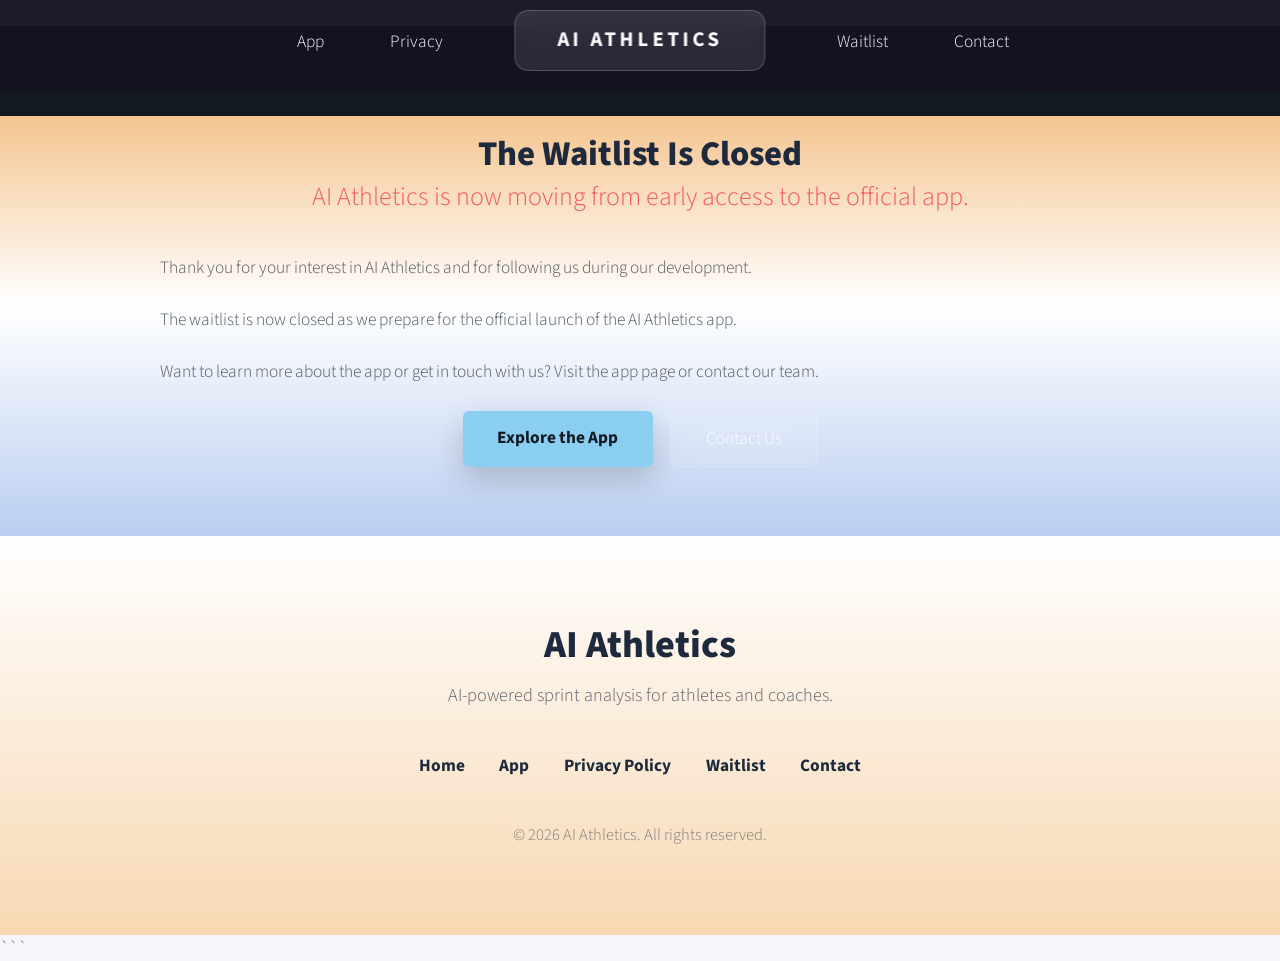
<file: waitlist.html>
<!DOCTYPE HTML>

<html lang="en">
	<head>
		<title>Waitlist | AI Athletics</title>
		<meta charset="utf-8" />
		<meta name="viewport" content="width=device-width, initial-scale=1, user-scalable=no" />
		<link rel="stylesheet" href="assets/css/main.css" />
	</head>

```
<body class="no-sidebar is-preload">

	<div id="page-wrapper">

		<!-- Header -->
		<div id="header-wrapper">
			<div id="header" class="container">

				<!-- Logo -->
				<h1 id="logo">
					<a href="index.html">AI Athletics</a>
				</h1>

				<!-- Nav -->
				<nav id="nav">
					<ul>
						<li><a href="app.html">App</a></li>
						<li><a href="privacy.html">Privacy</a></li>
						<li class="break"><a href="waitlist.html">Waitlist</a></li>
						<li><a href="contact.html">Contact</a></li>
					</ul>
				</nav>

			</div>
		</div>


		<!-- Main -->
		<div class="wrapper">

			<div class="container" id="main">

				<section class="waitlist-section">

					<header class="major">

						<h2>The Waitlist Is Closed</h2>

						<p>
							AI Athletics is now moving from early access to the official app.
						</p>

					</header>


					<div class="waitlist-form-wrapper">

						<div class="waitlist-closed-content">

							<p>
								Thank you for your interest in AI Athletics and for
								following us during our development.
							</p>

							<p>
								The waitlist is now closed as we prepare for the official
								launch of the AI Athletics app.
							</p>

							<p>
								Want to learn more about the app or get in touch with us?
								Visit the app page or contact our team.
							</p>


							<div class="mvp-buttons center">

								<a href="app.html" class="button primary">
									Explore the App
								</a>

								<a href="contact.html" class="button secondary">
									Contact Us
								</a>

							</div>

						</div>

					</div>

				</section>

			</div>

		</div>


		<!-- Footer -->
		<div id="footer-wrapper">

			<footer id="footer" class="container">

				<div class="footer-brand">

					<h2>AI Athletics</h2>

					<p>
						AI-powered sprint analysis for athletes and coaches.
					</p>

				</div>

				<div class="footer-links">

					<a href="index.html">Home</a>
					<a href="app.html">App</a>
					<a href="privacy.html">Privacy Policy</a>
					<a href="waitlist.html">Waitlist</a>
					<a href="contact.html">Contact</a>

				</div>

				<div class="footer-bottom">

					<p>
						© 2026 AI Athletics. All rights reserved.
					</p>

				</div>

			</footer>

		</div>

	</div>


	<!-- Scripts -->
	<script src="assets/js/jquery.min.js"></script>
	<script src="assets/js/jquery.dropotron.min.js"></script>
	<script src="assets/js/browser.min.js"></script>
	<script src="assets/js/breakpoints.min.js"></script>
	<script src="assets/js/util.js"></script>
	<script src="assets/js/main.js"></script>

</body>
```

</html>
</file>
<file: assets/css/main.css>
@import url("fontawesome-all.min.css");
@import url("https://fonts.googleapis.com/css?family=Source+Sans+Pro:300,300italic,400,400italic,600");

/*
	Telephasic by HTML5 UP
	html5up.net | @ajlkn
	Free for personal and commercial use under the CCA 3.0 license (html5up.net/license)
*/

html, body, div, span, applet, object,
iframe, h1, h2, h3, h4, h5, h6, p, blockquote,
pre, a, abbr, acronym, address, big, cite,
code, del, dfn, em, img, ins, kbd, q, s, samp,
small, strike, strong, sub, sup, tt, var, b,
u, i, center, dl, dt, dd, ol, ul, li, fieldset,
form, label, legend, table, caption, tbody,
tfoot, thead, tr, th, td, article, aside,
canvas, details, embed, figure, figcaption,
footer, header, hgroup, menu, nav, output, ruby,
section, summary, time, mark, audio, video {
	margin: 0;
	padding: 0;
	border: 0;
	font-size: 100%;
	font: inherit;
	vertical-align: baseline;}

article, aside, details, figcaption, figure,
footer, header, hgroup, menu, nav, section {
	display: block;}

body {
	line-height: 1;
}

ol, ul {
	list-style: none;
}

blockquote, q {
	quotes: none;
}

	blockquote:before, blockquote:after, q:before, q:after {
		content: '';
		content: none;
	}

table {
	border-collapse: collapse;
	border-spacing: 0;
}

body {
	-webkit-text-size-adjust: none;
	text-size-adjust: none;
}

html, body {
	overflow-x: hidden;
	width: 100%;
}

mark {
	background-color: transparent;
	color: inherit;
}

input::-moz-focus-inner {
	border: 0;
	padding: 0;
}

input, select, textarea {
	-moz-appearance: none;
	-webkit-appearance: none;
	-ms-appearance: none;
	appearance: none;
}

/* Basic */

	@-ms-viewport {
		width: device-width;
	}

	html {
		box-sizing: border-box;
	}

	*, *:before, *:after {
		box-sizing: inherit;
	}

	body {
		background: #f5f7fa;
		font-family: 'Source Sans Pro', sans-serif;
		font-weight: 300;
		color: #52575c;
		line-height: 1.75em;
		font-size: 14pt;
	}

		body.is-preload *, body.is-preload *:before, body.is-preload *:after {
			-moz-animation: none !important;
			-webkit-animation: none !important;
			-ms-animation: none !important;
			animation: none !important;
			-moz-transition: none !important;
			-webkit-transition: none !important;
			-ms-transition: none !important;
			transition: none !important;
		}

	input, textarea, select {
		font-family: 'Source Sans Pro', sans-serif;
		font-weight: 300;
		color: #52575c;
		line-height: 1.75em;
		font-size: 15pt;
	}

	h1, h2, h3, h4, h5, h6 {
		font-weight: 300;
		color: #52575c;
	}

	h1 a, h2 a, h3 a, h4 a, h5 a, h6 a {
		color: inherit;
		text-decoration: none;
	}

	h2 {
		font-size: 2em;
		line-height: 1.25em;
	}

	h3 {
		font-size: 1.5em;
		line-height: 1.5em;
	}

	a {
		-moz-transition: color 0.25s ease-in-out, border-color 0.25s ease-in-out, background-color 0.25s ease-in-out;
		-webkit-transition: color 0.25s ease-in-out, border-color 0.25s ease-in-out, background-color 0.25s ease-in-out;
		-ms-transition: color 0.25s ease-in-out, border-color 0.25s ease-in-out, background-color 0.25s ease-in-out;
		transition: color 0.25s ease-in-out, border-color 0.25s ease-in-out, background-color 0.25s ease-in-out;
		color: inherit;
		text-decoration: none;
		border-bottom: dotted 1px #62676c;
	}

		a:hover {
			color: #f35858;
			border-bottom-color: rgba(255, 255, 255, 0);
		}

	strong, b {
		font-weight: 400;
		color: #42474c;
	}

	em, i {
		font-style: italic;
	}

	sub {
		position: relative;
		top: 0.5em;
		font-size: 0.8em;
	}

	sup {
		position: relative;
		top: -0.5em;
		font-size: 0.8em;
	}

	hr {
		border: 0;
		border-top: solid 1px #c2c7cc;
	}

	blockquote {
		border-left: solid 0.5em #c2c7cc;
		padding: 1em 0 1em 2em;
		font-style: italic;
	}

	p, ul, ol, dl, table {
		margin-bottom: 1.5em;
	}

	br.clear {
		clear: both;
	}

	.features {
		margin-bottom: 1.5em;
	}

	.feature {
		text-align: center;
	}

/* Sections/Article */

	section, article {
		margin-bottom: 3em;
	}

	section > :last-child,
	article > :last-child,
	section:last-child,
	article:last-child {
		margin-bottom: 0;
	}

	.row > section, .row > article {
		margin-bottom: 0;
	}

	header {
		margin-bottom: 1.5em;
	}

		header > p {
			display: block;
			color: #f35858;
			padding:0;
			font-size: 1.5em;
			line-height: 1.5em;
		}

		header.major {
			text-align: center;
		}

		header.major h2 {
			color: #1d293c;
			font-weight: 800;
		}

/* Container */

	.container {
		margin: 0 auto;
		max-width: 100%;
		width: 1500px;
	}

		@media screen and (max-width: 1280px) {

			.container {
				width: 960px;
			}

		}

		@media screen and (max-width: 1080px) {

			.container {
				width: 100%;
			}

		}

		@media screen and (max-width: 820px) {

			.container {
				width: 100%;
			}

		}

		@media screen and (max-width: 736px) {

			.container {
				width: 100%;
			}

		}

		@media screen and (max-width: 480px) {

			.container {
				width: 100%;
			}

		}

/* Row */

	.row {
		display: flex;
		flex-wrap: wrap;
		box-sizing: border-box;
		align-items: stretch;
	}

		.row > * {
			box-sizing: border-box;
		}

		.row.gtr-uniform > * > :last-child {
			margin-bottom: 0;
		}

		.row.aln-left {
			justify-content: flex-start;
		}

		.row.aln-center {
			justify-content: center;
		}

		.row.aln-right {
			justify-content: flex-end;
		}

		.row.aln-top {
			align-items: flex-start;
		}

		.row.aln-middle {
			align-items: center;
		}

		.row.aln-bottom {
			align-items: flex-end;
		}

		.row > .imp {
			order: -1;
		}

		.row > .col-1 {
			width: 8.33333%;
		}

		.row > .off-1 {
			margin-left: 8.33333%;
		}

		.row > .col-2 {
			width: 16.66667%;
		}

		.row > .off-2 {
			margin-left: 16.66667%;
		}

		.row > .col-3 {
			width: 25%;
		}

		.row > .off-3 {
			margin-left: 25%;
		}

		.row > .col-4 {
			width: 33.33333%;
		}

		.row > .off-4 {
			margin-left: 33.33333%;
		}

		.row > .col-5 {
			width: 41.66667%;
		}

		.row > .off-5 {
			margin-left: 41.66667%;
		}

		.row > .col-6 {
			width: 50%;
		}

		.row > .off-6 {
			margin-left: 50%;
		}

		.row > .col-7 {
			width: 58.33333%;
		}

		.row > .off-7 {
			margin-left: 58.33333%;
		}

		.row > .col-8 {
			width: 66.66667%;
		}

		.row > .off-8 {
			margin-left: 66.66667%;
		}

		.row > .col-9 {
			width: 75%;
		}

		.row > .off-9 {
			margin-left: 75%;
		}

		.row > .col-10 {
			width: 83.33333%;
		}

		.row > .off-10 {
			margin-left: 83.33333%;
		}

		.row > .col-11 {
			width: 91.66667%;
		}

		.row > .off-11 {
			margin-left: 91.66667%;
		}

		.row > .col-12 {
			width: 100%;
		}

		.row > .off-12 {
			margin-left: 100%;
		}

		.row.gtr-0 {
			margin-top: 0px;
			margin-left: 0px;
		}

			.row.gtr-0 > * {
				padding: 0px 0 0 0px;
			}

			.row.gtr-0.gtr-uniform {
				margin-top: 0px;
			}

				.row.gtr-0.gtr-uniform > * {
					padding-top: 0px;
				}

		.row.gtr-25 {
			margin-top: -12.5px;
			margin-left: -12.5px;
		}

			.row.gtr-25 > * {
				padding: 12.5px 0 0 12.5px;
			}

			.row.gtr-25.gtr-uniform {
				margin-top: -12.5px;
			}

				.row.gtr-25.gtr-uniform > * {
					padding-top: 12.5px;
				}

		.row.gtr-50 {
			margin-top: -25px;
			margin-left: -25px;
		}

			.row.gtr-50 > * {
				padding: 25px 0 0 25px;
			}

			.row.gtr-50.gtr-uniform {
				margin-top: -25px;
			}

				.row.gtr-50.gtr-uniform > * {
					padding-top: 25px;
				}

		.row {
			margin-top: -50px;
			margin-left: -50px;
		}

			.row > * {
				padding: 50px 0 0 50px;
			}

			.row.gtr-uniform {
				margin-top: -50px;
			}

				.row.gtr-uniform > * {
					padding-top: 50px;
				}

		.row.gtr-150 {
			margin-top: -75px;
			margin-left: -75px;
		}

			.row.gtr-150 > * {
				padding: 75px 0 0 75px;
			}

			.row.gtr-150.gtr-uniform {
				margin-top: -75px;
			}

				.row.gtr-150.gtr-uniform > * {
					padding-top: 75px;
				}

		.row.gtr-200 {
			margin-top: -100px;
			margin-left: -100px;
		}

			.row.gtr-200 > * {
				padding: 100px 0 0 100px;
			}

			.row.gtr-200.gtr-uniform {
				margin-top: -100px;
			}

				.row.gtr-200.gtr-uniform > * {
					padding-top: 100px;
				}

		@media screen and (max-width: 1280px) {

			.row {
				display: flex;
				flex-wrap: wrap;
				box-sizing: border-box;
				align-items: stretch;
			}

				.row > * {
					box-sizing: border-box;
				}

				.row.gtr-uniform > * > :last-child {
					margin-bottom: 0;
				}

				.row.aln-left {
					justify-content: flex-start;
				}

				.row.aln-center {
					justify-content: center;
				}

				.row.aln-right {
					justify-content: flex-end;
				}

				.row.aln-top {
					align-items: flex-start;
				}

				.row.aln-middle {
					align-items: center;
				}

				.row.aln-bottom {
					align-items: flex-end;
				}

				.row > .imp-normal {
					order: -1;
				}

				.row > .col-1-normal {
					width: 8.33333%;
				}

				.row > .off-1-normal {
					margin-left: 8.33333%;
				}

				.row > .col-2-normal {
					width: 16.66667%;
				}

				.row > .off-2-normal {
					margin-left: 16.66667%;
				}

				.row > .col-3-normal {
					width: 25%;
				}

				.row > .off-3-normal {
					margin-left: 25%;
				}

				.row > .col-4-normal {
					width: 33.33333%;
				}

				.row > .off-4-normal {
					margin-left: 33.33333%;
				}

				.row > .col-5-normal {
					width: 41.66667%;
				}

				.row > .off-5-normal {
					margin-left: 41.66667%;
				}

				.row > .col-6-normal {
					width: 50%;
				}

				.row > .off-6-normal {
					margin-left: 50%;
				}

				.row > .col-7-normal {
					width: 58.33333%;
				}

				.row > .off-7-normal {
					margin-left: 58.33333%;
				}

				.row > .col-8-normal {
					width: 66.66667%;
				}

				.row > .off-8-normal {
					margin-left: 66.66667%;
				}

				.row > .col-9-normal {
					width: 75%;
				}

				.row > .off-9-normal {
					margin-left: 75%;
				}

				.row > .col-10-normal {
					width: 83.33333%;
				}

				.row > .off-10-normal {
					margin-left: 83.33333%;
				}

				.row > .col-11-normal {
					width: 91.66667%;
				}

				.row > .off-11-normal {
					margin-left: 91.66667%;
				}

				.row > .col-12-normal {
					width: 100%;
				}

				.row > .off-12-normal {
					margin-left: 100%;
				}

				.row.gtr-0 {
					margin-top: 0px;
					margin-left: 0px;
				}

					.row.gtr-0 > * {
						padding: 0px 0 0 0px;
					}

					.row.gtr-0.gtr-uniform {
						margin-top: 0px;
					}

						.row.gtr-0.gtr-uniform > * {
							padding-top: 0px;
						}

				.row.gtr-25 {
					margin-top: -10px;
					margin-left: -10px;
				}

					.row.gtr-25 > * {
						padding: 10px 0 0 10px;
					}

					.row.gtr-25.gtr-uniform {
						margin-top: -10px;
					}

						.row.gtr-25.gtr-uniform > * {
							padding-top: 10px;
						}

				.row.gtr-50 {
					margin-top: -20px;
					margin-left: -20px;
				}

					.row.gtr-50 > * {
						padding: 20px 0 0 20px;
					}

					.row.gtr-50.gtr-uniform {
						margin-top: -20px;
					}

						.row.gtr-50.gtr-uniform > * {
							padding-top: 20px;
						}

				.row {
					margin-top: -40px;
					margin-left: -40px;
				}

					.row > * {
						padding: 40px 0 0 40px;
					}

					.row.gtr-uniform {
						margin-top: -40px;
					}

						.row.gtr-uniform > * {
							padding-top: 40px;
						}

				.row.gtr-150 {
					margin-top: -60px;
					margin-left: -60px;
				}

					.row.gtr-150 > * {
						padding: 60px 0 0 60px;
					}

					.row.gtr-150.gtr-uniform {
						margin-top: -60px;
					}

						.row.gtr-150.gtr-uniform > * {
							padding-top: 60px;
						}

				.row.gtr-200 {
					margin-top: -80px;
					margin-left: -80px;
				}

					.row.gtr-200 > * {
						padding: 80px 0 0 80px;
					}

					.row.gtr-200.gtr-uniform {
						margin-top: -80px;
					}

						.row.gtr-200.gtr-uniform > * {
							padding-top: 80px;
						}

		}

		@media screen and (max-width: 1080px) {

			.row {
				display: flex;
				flex-wrap: wrap;
				box-sizing: border-box;
				align-items: stretch;
			}

				.row > * {
					box-sizing: border-box;
				}

				.row.gtr-uniform > * > :last-child {
					margin-bottom: 0;
				}

				.row.aln-left {
					justify-content: flex-start;
				}

				.row.aln-center {
					justify-content: center;
				}

				.row.aln-right {
					justify-content: flex-end;
				}

				.row.aln-top {
					align-items: flex-start;
				}

				.row.aln-middle {
					align-items: center;
				}

				.row.aln-bottom {
					align-items: flex-end;
				}

				.row > .imp-narrow {
					order: -1;
				}

				.row > .col-1-narrow {
					width: 8.33333%;
				}

				.row > .off-1-narrow {
					margin-left: 8.33333%;
				}

				.row > .col-2-narrow {
					width: 16.66667%;
				}

				.row > .off-2-narrow {
					margin-left: 16.66667%;
				}

				.row > .col-3-narrow {
					width: 25%;
				}

				.row > .off-3-narrow {
					margin-left: 25%;
				}

				.row > .col-4-narrow {
					width: 33.33333%;
				}

				.row > .off-4-narrow {
					margin-left: 33.33333%;
				}

				.row > .col-5-narrow {
					width: 41.66667%;
				}

				.row > .off-5-narrow {
					margin-left: 41.66667%;
				}

				.row > .col-6-narrow {
					width: 50%;
				}

				.row > .off-6-narrow {
					margin-left: 50%;
				}

				.row > .col-7-narrow {
					width: 58.33333%;
				}

				.row > .off-7-narrow {
					margin-left: 58.33333%;
				}

				.row > .col-8-narrow {
					width: 66.66667%;
				}

				.row > .off-8-narrow {
					margin-left: 66.66667%;
				}

				.row > .col-9-narrow {
					width: 75%;
				}

				.row > .off-9-narrow {
					margin-left: 75%;
				}

				.row > .col-10-narrow {
					width: 83.33333%;
				}

				.row > .off-10-narrow {
					margin-left: 83.33333%;
				}

				.row > .col-11-narrow {
					width: 91.66667%;
				}

				.row > .off-11-narrow {
					margin-left: 91.66667%;
				}

				.row > .col-12-narrow {
					width: 100%;
				}

				.row > .off-12-narrow {
					margin-left: 100%;
				}

				.row.gtr-0 {
					margin-top: 0px;
					margin-left: 0px;
				}

					.row.gtr-0 > * {
						padding: 0px 0 0 0px;
					}

					.row.gtr-0.gtr-uniform {
						margin-top: 0px;
					}

						.row.gtr-0.gtr-uniform > * {
							padding-top: 0px;
						}

				.row.gtr-25 {
					margin-top: -10px;
					margin-left: -10px;
				}

					.row.gtr-25 > * {
						padding: 10px 0 0 10px;
					}

					.row.gtr-25.gtr-uniform {
						margin-top: -10px;
					}

						.row.gtr-25.gtr-uniform > * {
							padding-top: 10px;
						}

				.row.gtr-50 {
					margin-top: -20px;
					margin-left: -20px;
				}

					.row.gtr-50 > * {
						padding: 20px 0 0 20px;
					}

					.row.gtr-50.gtr-uniform {
						margin-top: -20px;
					}

						.row.gtr-50.gtr-uniform > * {
							padding-top: 20px;
						}

				.row {
					margin-top: -40px;
					margin-left: -40px;
				}

					.row > * {
						padding: 40px 0 0 40px;
					}

					.row.gtr-uniform {
						margin-top: -40px;
					}

						.row.gtr-uniform > * {
							padding-top: 40px;
						}

				.row.gtr-150 {
					margin-top: -60px;
					margin-left: -60px;
				}

					.row.gtr-150 > * {
						padding: 60px 0 0 60px;
					}

					.row.gtr-150.gtr-uniform {
						margin-top: -60px;
					}

						.row.gtr-150.gtr-uniform > * {
							padding-top: 60px;
						}

				.row.gtr-200 {
					margin-top: -80px;
					margin-left: -80px;
				}

					.row.gtr-200 > * {
						padding: 80px 0 0 80px;
					}

					.row.gtr-200.gtr-uniform {
						margin-top: -80px;
					}

						.row.gtr-200.gtr-uniform > * {
							padding-top: 80px;
						}

		}

		@media screen and (max-width: 820px) {

			.row {
				display: flex;
				flex-wrap: wrap;
				box-sizing: border-box;
				align-items: stretch;
			}

				.row > * {
					box-sizing: border-box;
				}

				.row.gtr-uniform > * > :last-child {
					margin-bottom: 0;
				}

				.row.aln-left {
					justify-content: flex-start;
				}

				.row.aln-center {
					justify-content: center;
				}

				.row.aln-right {
					justify-content: flex-end;
				}

				.row.aln-top {
					align-items: flex-start;
				}

				.row.aln-middle {
					align-items: center;
				}

				.row.aln-bottom {
					align-items: flex-end;
				}

				.row > .imp-narrower {
					order: -1;
				}

				.row > .col-1-narrower {
					width: 8.33333%;
				}

				.row > .off-1-narrower {
					margin-left: 8.33333%;
				}

				.row > .col-2-narrower {
					width: 16.66667%;
				}

				.row > .off-2-narrower {
					margin-left: 16.66667%;
				}

				.row > .col-3-narrower {
					width: 25%;
				}

				.row > .off-3-narrower {
					margin-left: 25%;
				}

				.row > .col-4-narrower {
					width: 33.33333%;
				}

				.row > .off-4-narrower {
					margin-left: 33.33333%;
				}

				.row > .col-5-narrower {
					width: 41.66667%;
				}

				.row > .off-5-narrower {
					margin-left: 41.66667%;
				}

				.row > .col-6-narrower {
					width: 50%;
				}

				.row > .off-6-narrower {
					margin-left: 50%;
				}

				.row > .col-7-narrower {
					width: 58.33333%;
				}

				.row > .off-7-narrower {
					margin-left: 58.33333%;
				}

				.row > .col-8-narrower {
					width: 66.66667%;
				}

				.row > .off-8-narrower {
					margin-left: 66.66667%;
				}

				.row > .col-9-narrower {
					width: 75%;
				}

				.row > .off-9-narrower {
					margin-left: 75%;
				}

				.row > .col-10-narrower {
					width: 83.33333%;
				}

				.row > .off-10-narrower {
					margin-left: 83.33333%;
				}

				.row > .col-11-narrower {
					width: 91.66667%;
				}

				.row > .off-11-narrower {
					margin-left: 91.66667%;
				}

				.row > .col-12-narrower {
					width: 100%;
				}

				.row > .off-12-narrower {
					margin-left: 100%;
				}

				.row.gtr-0 {
					margin-top: 0px;
					margin-left: 0px;
				}

					.row.gtr-0 > * {
						padding: 0px 0 0 0px;
					}

					.row.gtr-0.gtr-uniform {
						margin-top: 0px;
					}

						.row.gtr-0.gtr-uniform > * {
							padding-top: 0px;
						}

				.row.gtr-25 {
					margin-top: -7.5px;
					margin-left: -7.5px;
				}

					.row.gtr-25 > * {
						padding: 7.5px 0 0 7.5px;
					}

					.row.gtr-25.gtr-uniform {
						margin-top: -7.5px;
					}

						.row.gtr-25.gtr-uniform > * {
							padding-top: 7.5px;
						}

				.row.gtr-50 {
					margin-top: -15px;
					margin-left: -15px;
				}

					.row.gtr-50 > * {
						padding: 15px 0 0 15px;
					}

					.row.gtr-50.gtr-uniform {
						margin-top: -15px;
					}

						.row.gtr-50.gtr-uniform > * {
							padding-top: 15px;
						}

				.row {
					margin-top: -30px;
					margin-left: -30px;
				}

					.row > * {
						padding: 30px 0 0 30px;
					}

					.row.gtr-uniform {
						margin-top: -30px;
					}

						.row.gtr-uniform > * {
							padding-top: 30px;
						}

				.row.gtr-150 {
					margin-top: -45px;
					margin-left: -45px;
				}

					.row.gtr-150 > * {
						padding: 45px 0 0 45px;
					}

					.row.gtr-150.gtr-uniform {
						margin-top: -45px;
					}

						.row.gtr-150.gtr-uniform > * {
							padding-top: 45px;
						}

				.row.gtr-200 {
					margin-top: -60px;
					margin-left: -60px;
				}

					.row.gtr-200 > * {
						padding: 60px 0 0 60px;
					}

					.row.gtr-200.gtr-uniform {
						margin-top: -60px;
					}

						.row.gtr-200.gtr-uniform > * {
							padding-top: 60px;
						}

		}

		@media screen and (max-width: 736px) {

			.row {
				display: flex;
				flex-wrap: wrap;
				box-sizing: border-box;
				align-items: stretch;
			}

				.row > * {
					box-sizing: border-box;
				}

				.row.gtr-uniform > * > :last-child {
					margin-bottom: 0;
				}

				.row.aln-left {
					justify-content: flex-start;
				}

				.row.aln-center {
					justify-content: center;
				}

				.row.aln-right {
					justify-content: flex-end;
				}

				.row.aln-top {
					align-items: flex-start;
				}

				.row.aln-middle {
					align-items: center;
				}

				.row.aln-bottom {
					align-items: flex-end;
				}

				.row > .imp-mobile {
					order: -1;
				}

				.row > .col-1-mobile {
					width: 8.33333%;
				}

				.row > .off-1-mobile {
					margin-left: 8.33333%;
				}

				.row > .col-2-mobile {
					width: 16.66667%;
				}

				.row > .off-2-mobile {
					margin-left: 16.66667%;
				}

				.row > .col-3-mobile {
					width: 25%;
				}

				.row > .off-3-mobile {
					margin-left: 25%;
				}

				.row > .col-4-mobile {
					width: 33.33333%;
				}

				.row > .off-4-mobile {
					margin-left: 33.33333%;
				}

				.row > .col-5-mobile {
					width: 41.66667%;
				}

				.row > .off-5-mobile {
					margin-left: 41.66667%;
				}

				.row > .col-6-mobile {
					width: 50%;
				}

				.row > .off-6-mobile {
					margin-left: 50%;
				}

				.row > .col-7-mobile {
					width: 58.33333%;
				}

				.row > .off-7-mobile {
					margin-left: 58.33333%;
				}

				.row > .col-8-mobile {
					width: 66.66667%;
				}

				.row > .off-8-mobile {
					margin-left: 66.66667%;
				}

				.row > .col-9-mobile {
					width: 75%;
				}

				.row > .off-9-mobile {
					margin-left: 75%;
				}

				.row > .col-10-mobile {
					width: 83.33333%;
				}

				.row > .off-10-mobile {
					margin-left: 83.33333%;
				}

				.row > .col-11-mobile {
					width: 91.66667%;
				}

				.row > .off-11-mobile {
					margin-left: 91.66667%;
				}

				.row > .col-12-mobile {
					width: 100%;
				}

				.row > .off-12-mobile {
					margin-left: 100%;
				}

				.row.gtr-0 {
					margin-top: 0px;
					margin-left: 0px;
				}

					.row.gtr-0 > * {
						padding: 0px 0 0 0px;
					}

					.row.gtr-0.gtr-uniform {
						margin-top: 0px;
					}

						.row.gtr-0.gtr-uniform > * {
							padding-top: 0px;
						}

				.row.gtr-25 {
					margin-top: -5px;
					margin-left: -5px;
				}

					.row.gtr-25 > * {
						padding: 5px 0 0 5px;
					}

					.row.gtr-25.gtr-uniform {
						margin-top: -5px;
					}

						.row.gtr-25.gtr-uniform > * {
							padding-top: 5px;
						}

				.row.gtr-50 {
					margin-top: -10px;
					margin-left: -10px;
				}

					.row.gtr-50 > * {
						padding: 10px 0 0 10px;
					}

					.row.gtr-50.gtr-uniform {
						margin-top: -10px;
					}

						.row.gtr-50.gtr-uniform > * {
							padding-top: 10px;
						}

				.row {
					margin-top: -20px;
					margin-left: -20px;
				}

					.row > * {
						padding: 20px 0 0 20px;
					}

					.row.gtr-uniform {
						margin-top: -20px;
					}

						.row.gtr-uniform > * {
							padding-top: 20px;
						}

				.row.gtr-150 {
					margin-top: -30px;
					margin-left: -30px;
				}

					.row.gtr-150 > * {
						padding: 30px 0 0 30px;
					}

					.row.gtr-150.gtr-uniform {
						margin-top: -30px;
					}

						.row.gtr-150.gtr-uniform > * {
							padding-top: 30px;
						}

				.row.gtr-200 {
					margin-top: -40px;
					margin-left: -40px;
				}

					.row.gtr-200 > * {
						padding: 40px 0 0 40px;
					}

					.row.gtr-200.gtr-uniform {
						margin-top: -40px;
					}

						.row.gtr-200.gtr-uniform > * {
							padding-top: 40px;
						}

		}

		@media screen and (max-width: 480px) {

			.row {
				display: flex;
				flex-wrap: wrap;
				box-sizing: border-box;
				align-items: stretch;
			}

				.row > * {
					box-sizing: border-box;
				}

				.row.gtr-uniform > * > :last-child {
					margin-bottom: 0;
				}

				.row.aln-left {
					justify-content: flex-start;
				}

				.row.aln-center {
					justify-content: center;
				}

				.row.aln-right {
					justify-content: flex-end;
				}

				.row.aln-top {
					align-items: flex-start;
				}

				.row.aln-middle {
					align-items: center;
				}

				.row.aln-bottom {
					align-items: flex-end;
				}

				.row > .imp-mobilep {
					order: -1;
				}

				.row > .col-1-mobilep {
					width: 8.33333%;
				}

				.row > .off-1-mobilep {
					margin-left: 8.33333%;
				}

				.row > .col-2-mobilep {
					width: 16.66667%;
				}

				.row > .off-2-mobilep {
					margin-left: 16.66667%;
				}

				.row > .col-3-mobilep {
					width: 25%;
				}

				.row > .off-3-mobilep {
					margin-left: 25%;
				}

				.row > .col-4-mobilep {
					width: 33.33333%;
				}

				.row > .off-4-mobilep {
					margin-left: 33.33333%;
				}

				.row > .col-5-mobilep {
					width: 41.66667%;
				}

				.row > .off-5-mobilep {
					margin-left: 41.66667%;
				}

				.row > .col-6-mobilep {
					width: 50%;
				}

				.row > .off-6-mobilep {
					margin-left: 50%;
				}

				.row > .col-7-mobilep {
					width: 58.33333%;
				}

				.row > .off-7-mobilep {
					margin-left: 58.33333%;
				}

				.row > .col-8-mobilep {
					width: 66.66667%;
				}

				.row > .off-8-mobilep {
					margin-left: 66.66667%;
				}

				.row > .col-9-mobilep {
					width: 75%;
				}

				.row > .off-9-mobilep {
					margin-left: 75%;
				}

				.row > .col-10-mobilep {
					width: 83.33333%;
				}

				.row > .off-10-mobilep {
					margin-left: 83.33333%;
				}

				.row > .col-11-mobilep {
					width: 91.66667%;
				}

				.row > .off-11-mobilep {
					margin-left: 91.66667%;
				}

				.row > .col-12-mobilep {
					width: 100%;
				}

				.row > .off-12-mobilep {
					margin-left: 100%;
				}

				.row.gtr-0 {
					margin-top: 0px;
					margin-left: 0px;
				}

					.row.gtr-0 > * {
						padding: 0px 0 0 0px;
					}

					.row.gtr-0.gtr-uniform {
						margin-top: 0px;
					}

						.row.gtr-0.gtr-uniform > * {
							padding-top: 0px;
						}

				.row.gtr-25 {
					margin-top: -5px;
					margin-left: -5px;
				}

					.row.gtr-25 > * {
						padding: 5px 0 0 5px;
					}

					.row.gtr-25.gtr-uniform {
						margin-top: -5px;
					}

						.row.gtr-25.gtr-uniform > * {
							padding-top: 5px;
						}

				.row.gtr-50 {
					margin-top: -10px;
					margin-left: -10px;
				}

					.row.gtr-50 > * {
						padding: 10px 0 0 10px;
					}

					.row.gtr-50.gtr-uniform {
						margin-top: -10px;
					}

						.row.gtr-50.gtr-uniform > * {
							padding-top: 10px;
						}

				.row {
					margin-top: -20px;
					margin-left: -20px;
				}

					.row > * {
						padding: 20px 0 0 20px;
					}

					.row.gtr-uniform {
						margin-top: -20px;
					}

						.row.gtr-uniform > * {
							padding-top: 20px;
						}

				.row.gtr-150 {
					margin-top: -30px;
					margin-left: -30px;
				}

					.row.gtr-150 > * {
						padding: 30px 0 0 30px;
					}

					.row.gtr-150.gtr-uniform {
						margin-top: -30px;
					}

						.row.gtr-150.gtr-uniform > * {
							padding-top: 30px;
						}

				.row.gtr-200 {
					margin-top: -40px;
					margin-left: -40px;
				}

					.row.gtr-200 > * {
						padding: 40px 0 0 40px;
					}

					.row.gtr-200.gtr-uniform {
						margin-top: -40px;
					}

						.row.gtr-200.gtr-uniform > * {
							padding-top: 40px;
						}

		}

/* Image */

	.image {
		-moz-transition: opacity 0.25s ease-in-out;
		-webkit-transition: opacity 0.25s ease-in-out;
		-ms-transition: opacity 0.25s ease-in-out;
		transition: opacity 0.25s ease-in-out;
		display: inline-block;
		outline: 0;
		border: 0;
	}

		.image img {
			display: block;
			width: 100%;
		}

		.image.fit {
			display: block;
			width: 100%;
		}

		.image.featured {
			display: block;
			width: 100%;
			margin: 0 0 3em 0;
		}

		.image.left {
			float: left;
			margin: 0 2em 2em 0;
		}

		.image.centered {
			display: block;
			margin: 0 0 3em 0;
		}

			.image.centered img {
				margin: 0 auto;
				width: auto;
			}

	a.image:hover {
		opacity: 0.85;
	}

/* List */

	ul {
		list-style: disc;
		padding-left: 1em;
	}

		ul li {
			padding-left: 0.5em;
		}

	ol {
		list-style: decimal;
		padding-left: 1.25em;
	}

		ol li {
			padding-left: 0.25em;
		}

/* Actions */

	ul.actions {
		padding-top: 1em;
		list-style: none;
		padding-left: 0;
	}

		ul.actions.major {
			text-align: center;
		}

		ul.actions li {
			display: inline-block;
			margin-left: 1em;
			padding-left: 0;
		}

			ul.actions li:first-child {
				margin-left: 0;
			}

/* Divided */

	ul.divided {
		list-style: none;
		padding-left: 0;
	}

		ul.divided li {
			border-top: solid 1px #d2d7dc;
			padding-top: 2em;
			margin-top: 2em;
			padding-left: 0;
		}

			ul.divided li:first-child {
				padding-top: 0;
				margin-top: 0;
				border-top: 0;
			}

/* Icons */

	ul.icons {
		list-style: none;
		padding-left: 0;
	}

		ul.icons li {
			padding-left: 0;
		}

			ul.icons li:before {
				display: inline-block;
				color: #fff;
				background: #61666b;
				width: 2.5em;
				height: 2.5em;
				border-radius: 0.35em;
				text-align: center;
				line-height: 2.5em;
				margin-right: 0.75em;
			}

/* Menu */

	ul.menu {
		list-style: none;
		padding-left: 0;
	}

		ul.menu li {
			display: inline-block;
			border-left: solid 1px #d2d7dc;
			padding-left: 1em;
			margin-left: 1em;
		}

			ul.menu li:first-child {
				border-left: 0;
				padding-left: 0;
				margin-left: 0;
			}

/* Form */

	form .actions {
		padding-top: 0;
	}

	form label {
		display: block;
		font-weight: 300;
		color: #52575c;
		margin: 0 0 0.5em 0;
	}

	form input[type="text"],
	form input[type="email"],
	form input[type="password"],
	form select,
	form textarea {
		-moz-transition: background-color 0.25s ease-in-out;
		-webkit-transition: background-color 0.25s ease-in-out;
		-ms-transition: background-color 0.25s ease-in-out;
		transition: background-color 0.25s ease-in-out;
		-webkit-appearance: none;
		display: block;
		background: #f9fbfe;
		border: solid 1px #d2d7dc;
		border-radius: 0.35em;
		width: 100%;
		line-height: 1.5em;
		padding: 0.75em;
	}

		form input[type="text"]:focus,
		form input[type="email"]:focus,
		form input[type="password"]:focus,
		form select:focus,
		form textarea:focus {
			background: #fff;
		}

	form textarea {
		min-height: 7em;
	}

	form ::-webkit-input-placeholder {
		color: #555 !important;
	}

	form :-moz-placeholder {
		color: #555 !important;
	}

	form ::-moz-placeholder {
		color: #555 !important;
	}

	form :-ms-input-placeholder {
		color: #555 !important;
	}

	form ::-moz-focus-inner {
		border: 0;
	}

/* Table */

	table {
		width: 100%;
	}

		table.default {
			width: 100%;
		}

			table.default tbody tr {
				border-top: solid 1px #D2D7DC;
			}

				table.default tbody tr:nth-child(2n+1) {
					background: #f9fbfe;
				}

			table.default td {
				padding: 0.5em 1em 0.5em 1em;
			}

			table.default th {
				text-align: left;
				font-weight: 400;
				padding: 0.5em 1em 0.5em 1em;
			}

			table.default tfoot {
				border-top: solid 1px #D2D7DC;
			}

/* Button */

	input[type="button"],
	input[type="submit"],
	input[type="reset"],
	button,
	.button {
		-moz-transition: color 0.25s ease-in-out, border-color 0.25s ease-in-out, background-color 0.25s ease-in-out;
		-webkit-transition: color 0.25s ease-in-out, border-color 0.25s ease-in-out, background-color 0.25s ease-in-out;
		-ms-transition: color 0.25s ease-in-out, border-color 0.25s ease-in-out, background-color 0.25s ease-in-out;
		transition: color 0.25s ease-in-out, border-color 0.25s ease-in-out, background-color 0.25s ease-in-out;
		display: inline-block;
		color: inherit;
		background: none;
		text-decoration: none;
		border: solid 1px #c2c7cc;
		border-radius: 0.35em;
		padding: 0.8em 2em 0.8em 2em;
		cursor: pointer;
		outline: 0;
	}

		input[type="button"]:hover,
		input[type="submit"]:hover,
		input[type="reset"]:hover,
		button:hover,
		.button:hover {
			color: #f35858;
			border-color: rgba(243, 88, 88, 0.5);
		}


/* Second section stuff */
	.grid-3 {
		display: grid;

		grid-template-columns:
			repeat(3, minmax(0, 1fr));

		gap: 36px;

		width: 100%;

		max-width: 1600px;

		margin: 40px auto 0 auto;
	}

	/* IMAGE CARDS */
	.image-card {
		position: relative;
		min-height: 420px;

		border-radius: 24px;
		overflow: hidden;

		background-size: cover;
		background-position: center;

		display: flex;
		align-items: flex-end;

		transition: transform 0.3s ease;
	}

	.image-card:hover {
		transform: translateY(-6px);
	}

	/* DARK OVERLAY */
	.card-overlay {
		width: 100%;
		padding: 28px;

		background: linear-gradient(
			to top,
			rgba(0,0,0,0.78),
			rgba(0,0,0,0.15)
		);

		color: white;
	}

	/* TITLES */
	.card-overlay h3 {
		color: white;
		font-size: 1.6em;
		margin-bottom: 12px;
	}

	/* TEXT */
	.card-overlay p {
		color: rgba(255,255,255,0.88);
		margin: 0;
		line-height: 1.7;
	}

	/* BACKGROUND IMAGES */
	.card-1 {
		background-image: url("../../images/filmen.png");
	}

	.card-2 {
		background-image: url("../../images/drive index kpi.png");
	}

	.card-3 {
		background-image: url("../../images/Zander Steven interaction .png");
	}

	.audience-1 {
		background-image: url("../../images/athlete.jpg");
	}

	.audience-2 {
		background-image: url("../../images/coach.jpg");
	}

	.audience-3 {
		background-image: url("../../images/team.jpg");
	}

	/* MOBILE */
	@media screen and (max-width: 980px) {
		.grid-3 {
			grid-template-columns: 1fr;
		}
	}
	

	.card:hover {
		transform: translateY(-4px);
		background: rgba(110, 203, 255, 0.18);
		border-color: rgba(110, 203, 255, 0.4);
	}

/* Icons */
	.icon {
		text-decoration: none;
		text-decoration: none;
	}

		.icon:before {
			-moz-osx-font-smoothing: grayscale;
			-webkit-font-smoothing: antialiased;
			display: inline-block;
			font-style: normal;
			font-variant: normal;
			text-rendering: auto;
			line-height: 1;
			text-transform: none !important;
			font-family: 'Font Awesome 5 Free';
			font-weight: 400;
		}

		.icon:before {
			line-height: inherit;
		}

		.icon > .label {
			display: none;
		}

		.icon.solid:before {
			font-weight: 900;
		}

		.icon.brands:before {
			font-family: 'Font Awesome 5 Brands';
		}

/* Wrappers */

	.wrapper {
		position: relative;
		background:
			linear-gradient(
				180deg,
				#f4c590 0%,
				#ffffff 45%,
				#bacef1 100%
			);
		overflow-x: hidden;
		padding: 6em 0 6em 0;
	}

	.image-wrapper {
		position: relative;
	}

		.image-wrapper .image {
			position: relative;
			z-index: 2;
		}

		.image-wrapper.first:before {
			content: '';
			display: block;
			width: 2000%;
			height: 100%;
			position: absolute;
			left: -1000%;
			top: 0;
			z-index: 1;
			box-shadow: inset 0px 0px 0px 1px #e8e8e8;
			background: #f6f8fb url("images/image-wrapper.svg");
		}

	.homepage #header-wrapper {
		padding: 0;
	}

	#promo {
		display: grid;

		grid-template-columns: repeat(3, minmax(0, 1fr));

		gap: 42px;
		background:
			linear-gradient(
				180deg,
				#bacef1 0%,
				#3f2a0f 50%,
				#f4c590 100%
			);

		border-radius: 0px;

		width: min(100vw, 1650px);

		margin: 0 auto;

		padding: 5em 0;

		box-sizing: border-box;
	}

	/* CARDS */
	.promo-card {
		background: rgba(255,255,255,0.06);

		border: 1px solid rgba(255,255,255,0.12);

		border-radius: 24px;

		padding: 34px 38px;

		min-height: 220px;

		display: flex;
		flex-direction: column;
		justify-content: flex-start;

		backdrop-filter: blur(10px);
		-webkit-backdrop-filter: blur(10px);

		transition: all 0.3s ease;
	}

	.promo-card:hover {
	transform: translateY(-4px);
	background: rgba(255,255,255,0.09);
	}

	/* TITLES */
	.promo-card h3 {
	font-size: 28px;
	margin-bottom: 16px;
	color: white;
	}

	/* TEXT */
	.promo-card p {
	font-size: 17px;
	line-height: 1.7;
	color: rgba(255,255,255,0.82);
	}

	/* MOBILE */
	@media screen and (max-width: 980px) {
	.promo-grid {
		grid-template-columns: 1fr;
	}
	}

	.hero-logo {
		display: block;

		margin: -3.5em auto 1em auto;

		width: 320px;
		height: auto;
	}
	

/* CUSTOM FOOTER */

#footer-wrapper {

	background:
		linear-gradient(
			180deg,
			#ffffff 0%,
			#f7d8b2 100%
		);

	padding: 5em 2em 3em 2em;

	text-align: center;
}

#footer {

	max-width: 1200px;

	margin: 0 auto;
}

.footer-brand h2 {

	color: #1d293c;

	font-size: 2.2em;

	font-weight: 800;

	margin-bottom: 0.3em;
}

.footer-brand p {

	color: rgba(29,41,60,0.72);

	font-size: 1.05em;

	margin-bottom: 2.5em;
}

.footer-links {

	display: flex;

	justify-content: center;

	gap: 2em;

	flex-wrap: wrap;

	margin-bottom: 2.5em;
}

.footer-links a {

	color: #1d293c;

	font-weight: 700;

	text-decoration: none;

	border-bottom: none;
}

.footer-links a:hover {

	color: #f79c67;
}

.footer-bottom p {

	color: rgba(29,41,60,0.55);

	font-size: 0.95em;

	margin: 0;
}

	/* HERO VIDEO SYSTEM */

	.homepage #header-wrapper {
		position: relative;

		width: 100%;
		height: 88vh;

		overflow: hidden;

		padding: 0;
		margin: 0;

		background: black;
	}

	body:not(.homepage) #header-wrapper {
		min-height: 0;
		height: 5.2em;
		background: #131921;
	}

	/* REMOVE TEMPLATE OVERLAY */
	#header-wrapper:before {
		display: none !important;
	}

	/* VIDEO */
	#hero-video {
		position: absolute;

		top: 0;
		left: 0;

		width: 100vw;
		height: 100vh;

		object-fit: cover;

		z-index: 1;
	}

	/* DARK OVERLAY */
	.hero-overlay {
		position: absolute;
		inset: 0;

		background: rgba(0,0,0,0.45);

		z-index: 3;
	}

	/* CONTENT */
	#hero {
		position: relative;
		z-index: 5;
	}

	/* KEEP HERO VERTICAL */
	.hero-content {
		position: relative;
		z-index: 5;
		text-align: center;
	}

	/* LOGO */
	.hero-logo {
		display: block;
		margin: 0 auto 1.0em auto;
		width: 250px;
		height: auto;
	}

/* Header */

	#logo {
		position: fixed;

		top: 0.6em;
		left: 50%;

		transform: translateX(-50%);

		z-index: 100000;
	}

		#logo a {
			display: block;

			padding: 0.9em 2em;

			background: rgba(255,255,255,0.12);

			border: 1px solid rgba(255,255,255,0.25);

			border-radius: 14px;

			backdrop-filter: blur(10px);
			-webkit-backdrop-filter: blur(10px);

			color: white;

			font-weight: 700;
			font-size: 1.2em;
			letter-spacing: 0.18em;

			text-transform: uppercase;

			line-height: 1;

			transition:
				background 0.3s ease,
				transform 0.3s ease;
		}

	#nav {
		position: fixed;

		top: 0;
		left: 0;

		width: 100%;

		z-index: 99999;

		text-align: center;

		padding-top: 1.5em;

		background: transparent;
		transition:
			background 0.3s ease,
			backdrop-filter 0.3s ease,
			padding 0.3s ease;
	}

	#nav.scrolled {

		height: 5.2em;

		line-height: 3.5em;

		background: rgba(19, 25, 33, 0.96);

		backdrop-filter: blur(10px);
		-webkit-backdrop-filter: blur(10px);

		box-shadow: 0 10px 30px rgba(0,0,0,0.22);

		padding-top: 0.8em;
		padding-bottom: 1.8em;
	}


		#nav > ul {
			margin: 0;
		}

			#nav > ul > li {
				display: inline-block;
				margin-left: 1em;
			}

				#nav > ul > li > ul {
					display: none;
				}

				#nav > ul > li > span, #nav > ul > li > a {
					color: #fff;
					text-decoration: none;
					outline: 0;
					border: 0;
					border: solid 1px rgba(255, 255, 255, 0);
					border-radius: 0.35em;
					padding: 0.3em 1em 0.3em 1em;
					-moz-transition: border-color 0.25s ease-in-out, background-color 0.25s ease-in-out;
					-webkit-transition: border-color 0.25s ease-in-out, background-color 0.25s ease-in-out;
					-o-transition: border-color 0.25s ease-in-out, background-color 0.25s ease-in-out;
					-ms-transition: border-color 0.25s ease-in-out, background-color 0.25s ease-in-out;
					transition: border-color 0.25s ease-in-out, background-color 0.25s ease-in-out;
				}

				#nav > ul > li.active > span, #nav > ul > li.active > a {
					border-color: rgba(255, 255, 255, 0.75);
					background-color: rgba(255, 255, 255, 0.15);
					color: #fff;
				}

				#nav > ul > li:first-child {
					margin-left: 0;
				}

				#nav > ul > li.break {
					margin-left: 20em;
				}

		body:not(.homepage) #nav {
			background: rgba(20, 18, 35, 0.96);

			height: 5.2em;
			line-height: 1.8em;

			position: fixed;
			top: 0;
			left: 0;

			width: 100%;

			z-index: 9999;
		}

		body:not(.homepage) #nav a {
			color: white;
		}

		body:not(.homepage) #logo a {
			background: rgba(255,255,255,0.10);

			border: 1px solid rgba(255,255,255,0.20);

			color: white;
		}
	
		.dropotron {
		text-align: left;
		line-height: 2em;
		border-radius: 0.35em;
		min-width: 12em;
		background: #fff;
		line-height: 1em;
		padding: 0.85em 0 0.85em 0;
		box-shadow: 0px 1px 3px 0px rgba(0, 0, 0, 0.25);
		margin-top: -0.8em;
		list-style: none;
	}

		.dropotron a, .dropotron span {
			display: block;
			padding: 0.65em 1em 0.65em 1em;
			border-top: solid 1px #e8e8e8;
			border-bottom: 0;
		}

		.dropotron li {
			padding-left: 0;
		}

			.dropotron li:first-child > a, .dropotron li:first-child > span {
				border-top: 0;
			}

			.dropotron li.active > a, .dropotron li.active > span {
				color: #f35858;
			}

		.dropotron.level-0 {
			font-size: 0.9em;
			margin-top: 0;
		}

			.dropotron.level-0:before {
				content: '';
				position: absolute;
				top: -1em;
				width: 1em;
				height: 1em;
				border-bottom: solid 0.5em #fff;
				border-left: solid 0.5em rgba(255, 255, 255, 0);
				border-right: solid 0.5em rgba(255, 255, 255, 0);
			}

			.dropotron.level-0.center:before {
				left: 50%;
				margin-left: -0.5em;
			}

			.dropotron.level-0.left:before {
				left: 1em;
			}

			.dropotron.level-0.right:before {
				right: 1em;
			}

/* Hero */

	#hero {
		position: relative;

		min-height: 100vh;

		display: flex;
		align-items: center;
		justify-content: center;

		text-align: center;
		color: #fff;

		padding: 0 2em;
	}

		#hero h2 {
			color: #fff;
			font-size: 3em;
		}

		#hero strong {
			color: inherit;
		}

		#hero header > span {
			color: #fff;
		}

		#hero p {
			font-size: 1.5em;
			line-height: 1.5em;
		}

		#hero .button {
			background: #fff;
			border-color: rgba(255, 255, 255, 0);
			color: #f08c89;
			font-size: 1.5em;
			font-weight: 700;
		}

			#hero .button:hover {
				border-color: rgba(255, 255, 255, 0.75);
				background-color: rgba(255, 255, 255, 0.15);
				color: #fff;
			}

		#hero a {
			color: #fff;
			border-color: #fff;
			border-color: rgba(255, 255, 255, 0.5);
		}

			#hero a:hover {
				border-color: rgba(255, 255, 255, 0);
			}

		#promo h2 {
			color: #fff;
			display: inline-block;
			margin-right: 1em;
			font-size: 1.75em;
		}

		#promo .button {
			background: #fff;
			border-color: rgba(255, 255, 255, 0);
			color: #27636B;
			font-size: 1.25em;
		}

			#promo .button:hover {
				border-color: rgba(255, 255, 255, 0.75);
				background-color: rgba(255, 255, 255, 0.15);
				color: #fff;
			}

/* Main */

	#main {
		padding-bottom: 4em;
	}

/* Sidebar */

	#sidebar section {
		border-top: solid 1px #d2d7dc;
		margin-top: 3em;
		padding-top: 3em;
	}

		#sidebar section:first-child {
			border-top: 0;
			margin-top: 0;
			padding-top: 0;
		}

/* Footer */

	#footer {
		position: relative;
		z-index: 1;
	}

		#footer header.major {
			margin-bottom: 3em;
		}

/* Copyright */

	#copyright {
		position: relative;
		z-index: 1;
		text-align: center;
		border-top: solid 1px #d2d7dc;
		color: #a2a7ac;
		padding-top: 4em;
		margin-top: 6em;
	}

/* Normal */

	@media screen and (max-width: 1280px) {

		/* Basic */

			body, input, textarea, select {
				line-height: 1.5em;
				font-size: 13pt;
			}

			span.extra {
				display: none;
			}

		/* Wrappers */

			.wrapper {
				padding:0;
			}

			.homepage #header-wrapper {
				padding:0;
			}
			#footer-wrapper {
				padding: 5em 0 5em 0;
			}

	}

/* Narrow */

	@media screen and (max-width: 1080px) {

		/* Sections/Article */

			header br {
				display: none;
			}

		/* Button */

			input[type="button"],
			input[type="submit"],
			input[type="reset"],
			button,
			.button {
				padding-left: 1.25em;
				padding-right: 1.25em;
			}

		/* Wrappers */

			.wrapper {
				padding: 4em 2em 4em 2em;
			}

			.homepage #header-wrapper {
				padding:0;
			}

			#footer-wrapper {
				padding: 4em 2em 4em 2em;
			}

		/* Header */

			#nav {
				position: relative;
				margin: 0.5em 0 0 0;
				line-height: 2.25em;
				height: 2.25em;
			}

				#nav > ul > li {
					margin-left: 0;
				}

					#nav > ul > li.break {
						margin-left: 0;
					}

			.dropotron.level-0 {
				margin-top: 1.1em;
			}

		/* Hero */

			#hero {
				padding:0;
			}

				#hero h2 {
					font-size: 2.75em;
				}

				#hero p br {
					display: none;
				}

		/* Copyright */

			#copyright {
				padding-top: 2em;
				margin-top: 3em;
			}

	}

/* Narrower */

	@media screen and (max-width: 820px) {

		/* Basic */

			body, input, textarea, select {
				line-height: 1.5em;
				font-size: 14pt;
			}

			span.extra {
				display: inline;
			}

			.features {
				margin-bottom: 0;
			}

		/* Sections/Article */

			section, article {
				margin-bottom: 3em;
			}

			.row > section, .row > article {
				margin-bottom: 3em;
			}

			section:last-child,
			article:last-child {
				margin-bottom: 0;
			}

			.row > section:last-child,
			.row > article:last-child {
				margin-bottom: 0;
			}

		/* Menu */

			ul.menu {
				text-align: center;
			}

				ul.menu li {
					display: block;
					border: 0;
					padding: 0;
					margin: 0;
					line-height: 2em;
				}

					ul.menu li:first-child {
						border-top: 0;
					}

		/* Actions */

			ul.actions.major {
				padding-top: 2em;
			}

		/* Header */

			#nav {
				font-size: 0.9em;
			}

				#nav > ul > li > span, #nav > ul > li > a {
					padding:0;
				}

		/* Hero */

			#hero h2 {
				font-size: 2.5em;
			}

		/* Main */

			#main {
				padding-bottom: 0;
			}

		/* Content */

			#content {
				margin-bottom: 3em;
			}

		/* Sidebar */

			#sidebar {
				margin-bottom: 3em;
			}

				#sidebar section {
					border-top: 0;
					margin-top: 0;
					padding-top: 1em;
				}

		/* Footer */

			#footer header.major {
				margin-bottom: 1.5em;
			}

	}

/* Mobile */

	#navPanel, #navButton {
		display: none;
	}

	@media screen and (max-width: 736px) {

		/* Basic */

			html, body {
				overflow-x: hidden;
			}

			body, input, textarea, select {
				font-size: 13pt;
				letter-spacing: 0;
			}

			h2 {
				font-size: 1.5em;
				line-height: 1.25em;
			}

		/* Sections/Article */

			header {
				margin-bottom: 1em;
			}

				header > p {
					font-size: 1em;
				}

		/* Divided */

			ul.divided li {
				padding-top: 0.75em;
				margin-top: 0.75em;
			}

		/* Wrappers */

			.wrapper {
				padding:0;
			}

			.homepage #header-wrapper {
				padding:0;
			}


			#footer-wrapper {
				padding:0;
			}

		/* Header */

			#logo {
				position: relative;
			}

			#logo {
				z-index: 20;
			}

				#logo a {
					border: solid 1px rgba(255, 255, 255, 0.75);
					border-radius: 0.35em;
					height: 3em;
					line-height: 3em;
				}

		/* Nav */

			#nav {
				display: none;
			}

		/* Footer */

			#footer ul.divided {
				margin: 0;
			}

				#footer ul.divided li:first-child {
					border-top: solid 1px #d2d7dc;
					padding-top: 0.75em;
					margin-top: 0.75em;
				}

				#footer ul.divided:first-child li:first-child {
					border-top: 0;
					padding-top: 0;
					margin-top: 0;
				}

		/* Hero */

			#hero {
				padding: 0;
			}

				#hero header {
					margin: 0 0 1.25em 0;
				}

					#hero header h2 {
						font-size: 1.5em;
					}

				#hero p {
					font-size: 1em;
				}

		/* Nav */

			#page-wrapper {
				-moz-backface-visibility: hidden;
				-webkit-backface-visibility: hidden;
				-ms-backface-visibility: hidden;
				backface-visibility: hidden;
				-moz-transition: -moz-transform 0.5s ease;
				-webkit-transition: -webkit-transform 0.5s ease;
				-ms-transition: -ms-transform 0.5s ease;
				transition: transform 0.5s ease;
				padding-bottom: 1px;
			}

			#navButton {
				-moz-backface-visibility: hidden;
				-webkit-backface-visibility: hidden;
				-ms-backface-visibility: hidden;
				backface-visibility: hidden;
				-moz-transition: -moz-transform 0.5s ease;
				-webkit-transition: -webkit-transform 0.5s ease;
				-ms-transition: -ms-transform 0.5s ease;
				transition: transform 0.5s ease;
				display: block;
				height: 44px;
				left: 0;
				position: fixed;
				top: 0;
				width: 100%;
				z-index: 10001;
			}

				#navButton .toggle {
					text-decoration: none;
					border: 0;
					height: 100%;
					left: 0;
					outline: 0;
					position: absolute;
					top: 0;
					width: 100%;
				}

					#navButton .toggle:before {
						-moz-osx-font-smoothing: grayscale;
						-webkit-font-smoothing: antialiased;
						display: inline-block;
						font-style: normal;
						font-variant: normal;
						text-rendering: auto;
						line-height: 1;
						text-transform: none !important;
						font-family: 'Font Awesome 5 Free';
						font-weight: 900;
					}

					#navButton .toggle:before {
						background: rgba(128, 132, 136, 0.35);
						border-radius: 0 0 0.35em 0.35em;
						border-top: 0;
						color: #fff;
						content: '\f0c9';
						display: block;
						font-size: 18px;
						height: 30px;
						left: 50%;
						line-height: 30px;
						margin-left: -40px;
						position: absolute;
						text-align: center;
						text-decoration: none;
						width: 80px;
					}

			#navPanel {
				-moz-backface-visibility: hidden;
				-webkit-backface-visibility: hidden;
				-ms-backface-visibility: hidden;
				backface-visibility: hidden;
				-moz-transform: translateY(-50vh);
				-webkit-transform: translateY(-50vh);
				-ms-transform: translateY(-50vh);
				transform: translateY(-50vh);
				-moz-transition: -moz-transform 0.5s ease;
				-webkit-transition: -webkit-transform 0.5s ease;
				-ms-transition: -ms-transform 0.5s ease;
				transition: transform 0.5s ease;
				background-image: url("images/overlay.png"), url("images/navPanel.svg"), -moz-linear-gradient(top, rgba(255, 255, 255, 0), rgba(0, 0, 0, 0.25));
				background-image: url("images/overlay.png"), url("images/navPanel.svg"), -webkit-linear-gradient(top, rgba(255, 255, 255, 0), rgba(0, 0, 0, 0.25));
				background-image: url("images/overlay.png"), url("images/navPanel.svg"), -ms-linear-gradient(top, rgba(255, 255, 255, 0), rgba(0, 0, 0, 0.25));
				background-image: url("images/overlay.png"), url("images/navPanel.svg"), linear-gradient(top, rgba(255, 255, 255, 0), rgba(0, 0, 0, 0.25));
				display: block;
				left: 0;
				overflow-y: auto;
				position: fixed;
				top: 0;
				width: 100%;
				height: 50vh;
				z-index: 10002;
				box-shadow: inset 0px -2px 5px 0px rgba(0, 0, 0, 0.25);
				font-size: 1em;
				background-color: #45474a;
				background-size: 128px 128px, 100% 100%, 100% 100%;
			}

				#navPanel .link {
					position: relative;
					z-index: 1;
					display: block;
					text-decoration: none;
					padding: 0.75em;
					color: #ddd;
					border: 0;
					border-top: dotted 1px rgba(255, 255, 255, 0.1);
				}

					#navPanel .link.depth-0 {
						color: #fff;
						font-weight: 400;
					}

				#navPanel .indent-1 {
					display: inline-block;
					width: 1em;
				}

				#navPanel .indent-2 {
					display: inline-block;
					width: 2em;
				}

				#navPanel .indent-3 {
					display: inline-block;
					width: 3em;
				}

				#navPanel .indent-4 {
					display: inline-block;
					width: 4em;
				}

				#navPanel .indent-5 {
					display: inline-block;
					width: 5em;
				}

				#navPanel .depth-0 {
					color: #fff;
				}

			body.navPanel-visible #page-wrapper {
				-moz-transform: translateY(50vh);
				-webkit-transform: translateY(50vh);
				-ms-transform: translateY(50vh);
				transform: translateY(50vh);
			}

			body.navPanel-visible #navButton {
				-moz-transform: translateY(50vh);
				-webkit-transform: translateY(50vh);
				-ms-transform: translateY(50vh);
				transform: translateY(50vh);
			}

			body.navPanel-visible #navPanel {
				-moz-transform: translateY(0);
				-webkit-transform: translateY(0);
				-ms-transform: translateY(0);
				transform: translateY(0);
			}

	}

/* Mobile (Portrait) */

	@media screen and (max-width: 480px) {

		/* Basic */

			body, input, textarea, select {
				font-size: 12pt;
				letter-spacing: 0;
			}

			.feature {
				text-align: left;
			}

		/* Sections/Article */

			section, article {
				margin-bottom: 2em;
			}

			.row > section,
			.row > article {
				margin-bottom: 2em;
			}

			header.major {
				text-align: left;
			}

		/* Image */

			.image {
				display: block;
			}

				.image.full, .image.left {
					float: none;
					display: block;
					width: 100%;
					margin: 0 0 1.5em 0;
				}

			.image-centered {
				float: none;
				display: block;
				width: 100%;
				margin: 0 0 1.5em 0;
			}

		/* Actions */

			ul.actions li {
				display: block;
				margin: 1em 0 0 0;
			}

				ul.actions li:first-child {
					margin-top: 0;
				}

			ul.actions.major {
				text-align: left !important;
			}

		/* Form */

			form textarea {
				min-height: 10em;
			}

		/* Button */

			input[type="button"],
			input[type="submit"],
			input[type="reset"],
			button,
			.button {
				display: block;
				width: 100%;
				text-align: center;
			}

		/* Header */

			#logo {
				position: relative;
				left: 0;
				top: 0;
				margin: 0;
				width: 100%;
			}

		/* Hero */

			#hero {
				padding:0;
			}

		/* Promo */

			#promo {
				padding: 0;
			}

		/* Content */

			#content {
				margin-bottom: 2em;
			}

		/* Sidebar */

			#sidebar {
				margin-bottom: 2em;
			}

		/* Footer */

			#footer header.major {
				margin-bottom: 1em;
			}
	}

	/* APP PAGE HERO */

.app-page-hero {
	min-height: calc(100vh - 5.2em);
	padding: 8em 2em 5em 2em;
	text-align: center;

	background:
		radial-gradient(circle at 50% 45%, rgba(247,156,103,0.28), transparent 28%),
		linear-gradient(
			135deg,
			#f4c590 0%,
			#1d293c 55%,
			#99bcdd 100%
		);

	overflow: hidden;
}

/* APP PAGE HERO */

.app-page-hero {
	min-height: calc(100vh - 5.2em);
	padding: 7.5em 2em 0 2em;
	text-align: center;
	overflow: hidden;
}

.app-hero-text {
	max-width: 1180px;
	margin: 0 auto;
}

.app-hero-text h1 {
	max-width: 1180px;
	margin: 0 auto 0.35em auto;

	font-size: clamp(3em, 6vw, 6.2em);
	line-height: 0.95;
	font-weight: 800;

	color: #ffffff;
}

.app-hero-text p {
	max-width: 850px;
	margin: 0 auto;

	font-size: 1.25em;
	line-height: 1.55;

	color: rgba(255,255,255,0.78);
}

.app-showcase {
	position: relative;
	width: min(100%, 900px);
	margin: 4em auto 0 auto;
	min-height: 620px;
}

/* PHONE */

.phone-glow {
	position: absolute;
	top: 50%;
	left: 50%;
	width: 460px;
	height: 560px;
	transform: translate(-50%, -50%);

	background: radial-gradient(
		circle,
		rgba(247,156,103,0.42) 0%,
		rgba(244,197,144,0.18) 35%,
		transparent 72%
	);

	filter: blur(55px);
	z-index: 1;
}

.phone-mockup {
	position: relative;
	z-index: 5;

	width: 300px;
	margin: 0 auto;
	padding: 12px;

	border-radius: 42px;

	background: linear-gradient(180deg, #2a3445, #131921);

	box-shadow:
		0 35px 80px rgba(0,0,0,0.45),
		0 0 0 1px rgba(255,255,255,0.08),
		inset 0 0 0 1px rgba(255,255,255,0.06);
}

.phone-mockup::before {
	content: "";
	position: absolute;
	top: 14px;
	left: 50%;
	transform: translateX(-50%);
	width: 88px;
	height: 24px;
	border-radius: 999px;
	background: #000;
	z-index: 8;
}

.phone-mockup img {
	display: block;
	width: 100%;
	border-radius: 32px;
}

/* FEATURE PILLS */

.feature-pill {
	position: absolute;
	z-index: 6;

	padding: 0.9em 1.5em;
	background: rgba(153,188,221,0.12);
	border: 1px solid rgba(153,188,221,0.22);
	border-radius: 16px;

	color: #d9ecff;

	font-weight: 700;
	font-size: 0.95em;
	text-transform: uppercase;
	letter-spacing: 0.06em;

	box-shadow:
		0 10px 30px rgba(0,0,0,0.22),
		inset 0 1px 0 rgba(255,255,255,0.06);

	-webkit-backdrop-filter: blur(14px);
	backdrop-filter: blur(14px);

	white-space: nowrap;
}

.feature-left { left: 0; }
.feature-right { right: 0; }

.feature-1 { top: 120px; transform: rotate(1deg); }
.feature-2 { top: 270px; transform: rotate(-1deg); }
.feature-3 { top: 420px; transform: rotate(-6deg); }

.feature-4 { top: 110px; transform: rotate(-8deg); }
.feature-5 { top: 270px; transform: rotate(0deg); }
.feature-6 { top: 420px; transform: rotate(5deg); }

/* APP STATUS SECTION */

.app-status-section {
	padding: 5em 2em 7em 2em;
	margin-top: 0;
}

.app-status-card {
	max-width: 900px;
	margin: 0 auto;
	padding: 4em;

	border-radius: 28px;

	background: rgba(255,255,255,0.68);
	border: 1px solid rgba(153,188,221,0.32);

	-webkit-backdrop-filter: blur(14px);
	backdrop-filter: blur(14px);

	box-shadow: 0 20px 60px rgba(29,41,60,0.18);

	text-align: center;
}

.app-status-card h2 {
	color: #1d293c;
	font-size: 2.2em;
	margin-bottom: 0.8em;
}

.app-status-card p {
	color: rgba(29,41,60,0.78);
	font-size: 1.1em;
	line-height: 1.8;
	margin-bottom: 1.2em;
}

.app-status-card a {
	color: #1d293c;
	border-bottom: none;
	font-weight: 700;
}

.app-status-card a:hover {
	color: #f79c67;
}

.status-buttons {
	margin-top: 2.5em;
	display: flex;
	justify-content: center;
	gap: 1.2em;
	flex-wrap: wrap;
}

.status-buttons .button {
	background: #1d293c;
	color: white;
	border: none;
	font-weight: 700;
}

.status-buttons .button:hover {
	background: #f79c67;
	color: white;
}

.status-buttons .button.secondary {
	background: transparent;
	border: 1px solid rgba(29,41,60,0.22);
	color: #1d293c;
}

.status-buttons .button.secondary:hover {
	border-color: #f79c67;
	background: rgba(247,156,103,0.12);
}

/* MOBILE */

@media screen and (max-width: 900px) {
	.app-page-hero {
		padding-top: 7em;
	}

	.app-hero-text h1 {
		font-size: 2.8em;
	}

	.app-showcase {
		min-height: auto;
	}

	.feature-pill {
		position: relative;
		display: inline-block;
		left: auto;
		right: auto;
		top: auto;
		margin: 0.5em;
		transform: none;
	}

	.phone-mockup {
		margin: 2em auto;
		width: 260px;
	}
}

@media screen and (max-width: 736px) {
	.app-status-card {
		padding: 2.5em 1.8em;
	}

	.app-status-card h2 {
		font-size: 1.8em;
	}

	.status-buttons {
		flex-direction: column;
	}
}

.waitlist-section {
	padding-top: 1em;
}

/* MVP PAGE */
.receive-grid {
	display: grid;

	grid-template-columns: repeat(2, 1fr);

	gap: 2em;

	max-width: 1600px;

	margin: 4em auto 0 auto;
}

.receive-card {
	position: relative;

	min-height: 150px;

	border-radius: 32px;

	overflow: hidden;

	padding: 3em;

	display: flex;
	align-items: center;

	background-size: cover;
	background-position: center;

	box-shadow:
		0 20px 60px rgba(0,0,0,0.18);

	isolation: isolate;
}

.receive-card::before {
	content: "";

	position: absolute;
	inset: 0;

	background:
		linear-gradient(
			90deg,
			rgba(19,25,33,0.88) 0%,
			rgba(19,25,33,0.62) 45%,
			rgba(19,25,33,0.22) 100%
		);

	z-index: 1;
}

.receive-content {
	position: relative;
	z-index: 3;

	max-width: 58%;

	margin-left: 190px;
}

.receive-content h3 {
	color: white;

	font-size: 2em;

	line-height: 1.1;

	margin-bottom: 0.5em;
}

.receive-content p {
	color: rgba(255,255,255,0.82);

	font-size: 1.05em;

	line-height: 1.7;
}

.receive-phone {
	position: absolute;

	z-index: 3;

	bottom: -6px;
}

.receive-phone img {
	display: block;

	width: 155px;

	height: auto;

	border-radius: 24px;

	box-shadow:
		0 20px 40px rgba(0,0,0,0.30);
}

/* POSITIONS */

.receive-phone.left {
	left: 2.2em;

	top: 40%;

	transform: translateY(-50%);
}

.receive-phone.right {
	right: 3em;
}

.receive-phone.center {
	left: 50%;
	transform: translateX(-50%);
}

/* BACKGROUNDS */

.receive-1 {
	background-image: url("../../images/receivebg1.png");
}

.receive-2 {
	background-image: url("../../images/receivebg2.png");
}

.receive-3 {
	background-image: url("../../images/receivebg3.png");
}

.receive-4 {
	background-image: url("../../images/receivebg4.png");
}

.receive-5 {
	background-image: url("../../images/receivebg5.png");
}

.receive-6 {
	background-image: url("../../images/receivebg6.png");
}

/* MOBILE */

@media screen and (max-width: 980px) {

	.receive-grid {
		grid-template-columns: 1fr;
	}

	.receive-card {
		min-height: 420px;
	}

	.receive-content {
		max-width: 100%;
	}

	.receive-phone {
		position: relative;

		left: auto !important;
		right: auto !important;
		bottom: auto;

		margin-top: 2em;
	}

	.receive-phone.center {
		transform: none;
	}
}

.mvp-process {
	padding-top: 4em;
	padding-bottom: 0em;
}

.mvp-features {
	padding-top: 0em;
	padding-bottom: 1em;
}

.pricing-section {
	padding-top: 0em;
	padding-bottom: 0em;
}

.early-access-section {
	padding-top: 0em;
	padding-bottom: 5em;
}

.mvp-grid,
.process-grid {
	display: grid;

	grid-template-columns: repeat(3, minmax(380px, 420px));

	justify-content: center;

	column-gap: 6em;

	row-gap: 3em;

	max-width: 1400px;

	margin: 0 auto;
}

@media screen and (max-width: 900px) {

	.mvp-text h1 {
		font-size: 2.7em;
	}

	.mvp-grid,
	.process-grid,
	.pricing-grid {
		grid-template-columns: 1fr;
	}

}
/* FORCE MVP COLORS */

.mvp-hero,
.mvp-benefits,
.mvp-process,
.mvp-features,
.pricing-section,
.early-access-section {

	color: white;

}

.mvp-hero h2,
.mvp-benefits h2,
.mvp-process h2,
.mvp-features h2,
.pricing-section h2,
.early-access-section h2 {

	font-size: 3em;
	font-weight: 800;
	letter-spacing: -0.04em;

	color: #1d293c !important;

	text-align: center;

	margin-bottom: 1em;

}

.mvp-hero h3,
.mvp-benefits h3,
.mvp-process h3,
.mvp-features h3,
.pricing-section h3,
.early-access-section h3 {

	color: #d9ecff !important;

}

.mvp-hero p,
.mvp-benefits p,
.mvp-process p,
.mvp-features p,
.pricing-section p,
.early-access-section p {

	color: rgba(255,255,255,0.78) !important;

}

.mvp-buttons {
	display: flex;

	gap: 1em;

	justify-content: center;

	flex-wrap: wrap;
}

.mvp-buttons .button.primary {

	background: #8acef1;

	color: #131921 !important;

	border: none;

	font-weight: 700;

	box-shadow:
		0 12px 30px rgba(0,0,0,0.18);
}

.mvp-buttons .button.primary:hover {

	background: #f79c67;

	color: white !important;
}

.mvp-buttons .button.secondary {

	background: rgba(255,255,255,0.08);

	color: white !important;

	border: 1px solid rgba(255,255,255,0.18);

	backdrop-filter: blur(10px);
	-webkit-backdrop-filter: blur(10px);
}

.mvp-buttons .button.secondary:hover {

	background: rgba(255,255,255,0.16);

	border-color: #8acef1;
}

.process-step span {

	color: #1d293c;

	font-size: 3em;
	font-weight: 800;

	display: block;

	margin-bottom: 0.3em;

}

.process-step h3 {

	color: #1d293c !important;

	font-size: 1.5em;

	margin-bottom: 0.8em;
}

.process-step p {

	color: rgba(29,41,60,0.82) !important;

	font-size: 1.05em;

	line-height: 1.9;
}

.benefit-card{

	background:
		linear-gradient(
			180deg,
			rgba(29,41,60,0.92) 0%,
			rgba(19,25,33,0.96) 100%
		);

	border: 1px solid rgba(138,206,241,0.12);

	box-shadow:
		0 20px 50px rgba(0,0,0,0.35);

}

/* PRICING */

.pricing-grid {
	display: grid;

	grid-template-columns: repeat(3, 1fr);

	gap: 2em;

	max-width: 1400px;

	margin: 1.5em auto 0 auto;

	padding: 0 2.5em;
}

.pricing-card,
.discount-box {

	padding: 2em 2.7em;

	border-radius: 30px;

	background:
		rgba(255,255,255,0.2);

	border:
		4px solid rgba(255,255,255,0.95);

	box-shadow:
		0 20px 50px rgba(0,0,0,0.08);

	backdrop-filter: blur(10px);
	-webkit-backdrop-filter: blur(10px);

	transition:
	transform 0.3s ease,
	box-shadow 0.3s ease;
}

.pricing-card:hover,
.discount-box:hover {

	transform: translateY(-6px);

	box-shadow:
		0 30px 70px rgba(0,0,0,0.14);
}

.pricing-card h3,
.discount-box h3 {

	color: #1d293c !important;

	font-size: 1.5em;
	font-weight: 700;

	margin-bottom: 1em;
}

.pricing-card p,
.discount-box p {

	color: #324255 !important;

	line-height: 1.8;

	margin-bottom: 0;
}

.price {

	font-size: 3em;
	font-weight: 800;

	color: #f79c67 !important;

	line-height: 1;

	margin: 0.35em 0 0.45em 0;
}

.price span {

	display: block;

	font-size: 0.3em;

	color: #5c6b7d !important;

	margin-top: 0.5em;
}

.discount-box {

	background:
		linear-gradient(
			135deg,
			rgba(174, 202, 230, 0.55),
			rgba(219, 143, 56, 0.32)
		);

	border:
		4px solid rgba(255,255,255,0.95);
}

/* MVP HERO */

.mvp-hero {

	background:
		linear-gradient(
			180deg,
			#1d293c 0%,
			#99bcdd 38%,
			#f8fafc 52%,
			#f4c590 90%
		);

	padding-top: 3em;

	overflow: hidden;

}

.mvp-hero-content {

	max-width: 1400px;

	margin: 0 auto;

	padding:
		0 2em 3em 2em;

	text-align: center;

}

.mvp-tag {

	display: inline-block;

	padding: 0.7em 1.2em;

	border-radius: 999px;

	background: rgba(138,206,241,0.12);

	border: 1px solid rgba(138,206,241,0.2);

	color: #dff3ff;

	font-weight: 700;

	font-size: 0.9em;

	text-transform: uppercase;

	letter-spacing: 0.08em;

	margin-bottom: 2em;

}

.mvp-hero h1 {

	font-size: 3.8em;

	line-height: 1.02;

	letter-spacing: -0.04em;

	color: white;

	font-weight: 800;

	max-width: 1400px;

	margin:
		0 auto 0.35em auto;

}

.mvp-hero p {

	font-size: 1.25em;

	line-height: 1.8;

	color: rgba(255,255,255,0.78);

	max-width: 1300px;

	margin:
		0 auto 1.5em auto;

}

/* VIDEO SECTION */

.mvp-video-section {

	width: 100%;

	padding:
		0 4vw 1em 4vw;
		
		margin-top: -1em;

	}

/* FLOATING VIDEO TAG */

.mvp-video-section {

	position: relative;

	width: 100%;

	padding:
		0 4vw 3em 4vw;

	margin-top: -1em;

}

.floating-tag {

	position: absolute;

	top: -30px;

	right: 2vw;

	z-index: 20;

	padding:
		0.85em 1.5em;

	border-radius: 999px;

	background:
		rgba(19,25,33,0.88);

	border:
		1px solid rgba(138,206,241,0.18);

	backdrop-filter: blur(14px);
	-webkit-backdrop-filter: blur(14px);

	color: #dff3ff;

	font-size: 0.9em;
	font-weight: 700;

	letter-spacing: 0.08em;
	text-transform: uppercase;

	box-shadow:
		0 20px 50px rgba(0,0,0,0.35);

}

.mvp-video {

	display: block;

	width: 100%;

	height: 82vh;

	object-fit: cover;

	object-position: center center;

	border-radius: 34px;

	background: #000;

	box-shadow:
		0 40px 80px rgba(0,0,0,0.45);

	border:
		1px solid rgba(255,255,255,0.08);

}

/* BENEFITS */

.mvp-benefits {
	margin-top: 5em;
}

.mvp-grid {
	display: grid;
	grid-template-columns: repeat(3, 1fr);
	gap: 2em;
}

.benefit-card {

	padding: 2.5em;

	border-radius: 28px;

	background:
		rgba(19,25,33,0.72);

	border:
		1px solid rgba(138,206,241,0.10);

	backdrop-filter: blur(12px);
	-webkit-backdrop-filter: blur(12px);

	box-shadow:
		0 20px 50px rgba(0,0,0,0.18);

	transition:
		transform 0.3s ease,
		background 0.3s ease;
}

.benefit-card:hover {
	transform: translateY(-6px);

	background:
		rgba(204, 99, 58, 0.4);
}

.benefit-icon {

	width: 64px;
	height: 64px;

	border-radius: 18px;

	display: flex;
	align-items: center;
	justify-content: center;

	flex-shrink: 0;

	font-size: 1.4em;

	color: white;

	background:
		linear-gradient(
			135deg,
			#f79c67,
			#8acef1
		);

	box-shadow:
		0 10px 25px rgba(0,0,0,0.22);
}

.benefit-card h3 {
	color: white;
	font-size: 1.35em;
	margin: 0;

	display: flex;
	align-items: center;
}

.benefit-top {
	display: flex;
	align-items: center;
	gap: 1.2em;

	margin-bottom: 1.5em;
}

.benefit-card p {
	color: rgba(255,255,255,0.74);
	line-height: 1.8;
	margin: 0;
}

/* MOBILE */

@media screen and (max-width: 980px) {

	.mvp-grid {
		grid-template-columns: 1fr;
	}

}

/* MOBILE */

@media screen and (max-width: 980px) {

	.mvp-hero h1 {

		font-size: 3.2em;

	}

	.mvp-video {

		height: 52vh;

	}

}

@media screen and (max-width: 736px) {

	.mvp-hero {

		padding-top: 8em;

	}

	.mvp-hero h1 {

		font-size: 2.4em;

	}

	.mvp-hero p {

		font-size: 1.05em;

	}

	.mvp-video-section {

		padding:
			0 1em 3em 1em;

	}

	.mvp-video {

		height: 38vh;

		border-radius: 24px;

	}

}

/* MVP page: navbar should not create a white header block */
body.left-sidebar #header-wrapper {
	position: fixed;
	top: 0;
	left: 0;
	width: 100%;
	height: 5.2em;
	min-height: 0;
	padding: 0;
	margin: 0;
	background: #131921;
	z-index: 9999;
}

/* Push MVP content below fixed navbar */
body.left-sidebar .mvp-hero {
	padding-top: 6.2em;
}

/* MVP PAGE FIX */

.mvp-wrapper {
	background: linear-gradient(
		180deg,
		#1d293c 0%,
		#24354d 18%,
		#f7f9fc 55%,
		#ffffff 100%
	);

	padding-top: 0 !important;
	margin-top: 0 !important;
}

.mvp-hero {
	margin-top: 0 !important;
	padding-top: 7em !important;
}

/* Remove white strip below navbar */
#header-wrapper {
	margin-bottom: 0 !important;
	padding-bottom: 0 !important;
}

.early-access-section .early-access-text {
	text-align: center;
	max-width: 900px;
	margin: 0 auto;

	color: #1d293c !important;

	font-size: 1.15em;
	line-height: 1.8;
	font-weight: 500;
}
.early-access-section .mvp-buttons {
	margin-top: 2.2em;
}

.early-access-section .button.secondary {

	background: rgba(29,41,60,0.92);

	color: white !important;

	border: 1px solid rgba(255,255,255,0.18);
}

.early-access-section .button.secondary:hover {

	background: #1d293c;

	color: white !important;
}

/* CONTACT PAGE */

.contact-hero {

	display: grid;

	grid-template-columns: 600px 1fr;

	gap: 5em;

	align-items: center;

	padding: -5em 0 0.5em 0;
}

.contact-logo {

	width: 100%;

	max-width: 900px;

	height: auto;

	display: block;

	margin: 0 auto;
}

.contact-hero-right h2 {

	color: #1d293c;

	font-size: 3em;

	font-weight: 800;

	margin-bottom: 0.4em;
}

.contact-hero-right p {

	color: rgba(29,41,60,0.75);

	font-size: 1.1em;

	line-height: 1.8;

	margin-bottom: 0em;
}

.contact-links {

	display: grid;

	grid-template-columns: repeat(2, minmax(220px, 1fr));

	gap: 1.8em;
}

.contact-links strong {

	color: #1d293c;
}

.contact-links a {

	color: #79a0ce;

	text-decoration: none;

	border-bottom: none;

	font-weight: 600;
}

.contact-links a:hover {

	color: #f79c67;
}

.founders-section {

	padding: 1em 0 2em 0;

	text-align: center;
}

.founders-section h2 {

	color: #1d293c;

	font-size: 2.8em;

	font-weight: 800;

	margin-bottom: 1.5em;
}

.founders-grid {

	display: grid;

	grid-template-columns: repeat(2, 1fr);

	gap: 3em;

	max-width: 1100px;

	margin: 0 auto;
}

.founder-card {

	background: rgba(255,255,255,0.55);

	border: 1px solid rgba(255,255,255,0.45);

	border-radius: 32px;

	padding: 2.5em;

	backdrop-filter: blur(10px);
	-webkit-backdrop-filter: blur(10px);

	transition: all 0.3s ease;
}

.founder-card:hover {

	transform: translateY(-6px);
}

.founder-card img {

	width: 300px;
	height: 300px;

	object-fit: cover;

	border-radius: 999px;

	margin-bottom: 1.5em;
}

.founder-card h3 {

	color: #1d293c;

	font-size: 1.5em;

	font-weight: 700;

	margin-bottom: 0.6em;
}

.founder-card p {

	color: rgba(29,41,60,0.72);

	line-height: 1.8;
}

/* MOBILE */

@media screen and (max-width: 980px) {

	.contact-hero {

		grid-template-columns: 1fr;

		text-align: center;
	}

	.contact-links {

		grid-template-columns: 1fr;
	}

	.founders-grid {

		grid-template-columns: 1fr;
	}
}

/* CONTACT PAGE SPACING FIX */

.contact-page .wrapper {

	background:
		linear-gradient(
			180deg,
			#f4c590 0%,
			#d7e4f2 88%,
			#ffffff 100%
		);

	padding-top: 4em;
}

/* BACKGROUND CIRCLES */
.bg-circles {
	position: absolute;
	inset: 0;
	z-index: 1;
	pointer-events: none;
	overflow: hidden;
}

.bg-circle {
	position: absolute;

	border-radius: 999px;

	border: 5px solid rgba(255,255,255,0.45);

	background: transparent;

	will-change: transform;

	animation-name: floatCircle;
	animation-duration: 18s;
	animation-timing-function: ease-in-out;
	animation-iteration-count: infinite;
	animation-direction: alternate;
}

.wrapper {
	position: relative;
	overflow: hidden;
}

.wrapper > .container,
.wrapper > section {
	position: relative;
	z-index: 2;
}

/* INDIVIDUAL CIRCLES */
.circle-1 { width: 180px; height: 180px; top: 5%; left: 5%; animation-delay: -2s; animation-duration: 17s;}
.circle-2 { width: 90px; height: 90px; top: 14%; left: 72%; animation-delay: -5s; animation-duration: 22s;}
.circle-3 { width: 260px; height: 260px; top: 34%; left: 8%; animation-delay: -2s; animation-duration: 15s;}
.circle-4 { width: 120px; height: 120px; top: 58%; left: 82%; animation-delay: -7s; animation-duration: 10s;}
.circle-5 { width: 200px; height: 200px; top: 42%; left: 48%; animation-delay: -8s; animation-duration: 30s;}
.circle-6 { width: 70px; height: 70px; top: 76%; left: 30%; animation-delay: -9s; animation-duration: 25s;}
.circle-7 { width: 140px; height: 140px; top: 22%; left: 38%; animation-delay: -1s; animation-duration: 21s;}
.circle-8 { width: 240px; height: 240px; top: 68%; left: 58%; animation-delay: -3s; animation-duration: 16s;}
.circle-9 { width: 100px; height: 100px; top: 48%; left: 88%; animation-delay: -4s; animation-duration: 11s;}
.circle-10 { width: 160px; height: 160px; top: 88%; left: 50%; animation-delay: -6s; animation-duration: 27s;}

/* FLOATING ANIMATION */
@keyframes floatCircle {

	0% {
		transform: translate3d(0px, 0px, 0px);
	}

	20% {
		transform: translate3d(18px, -12px, 0px);
	}

	40% {
		transform: translate3d(-14px, -28px, 0px);
	}

	60% {
		transform: translate3d(-24px, 10px, 0px);
	}

	80% {
		transform: translate3d(14px, 22px, 0px);
	}

	100% {
		transform: translate3d(0px, 0px, 0px);
	}
}

.audience-section {
	margin-top: 7em;
}
</file>
